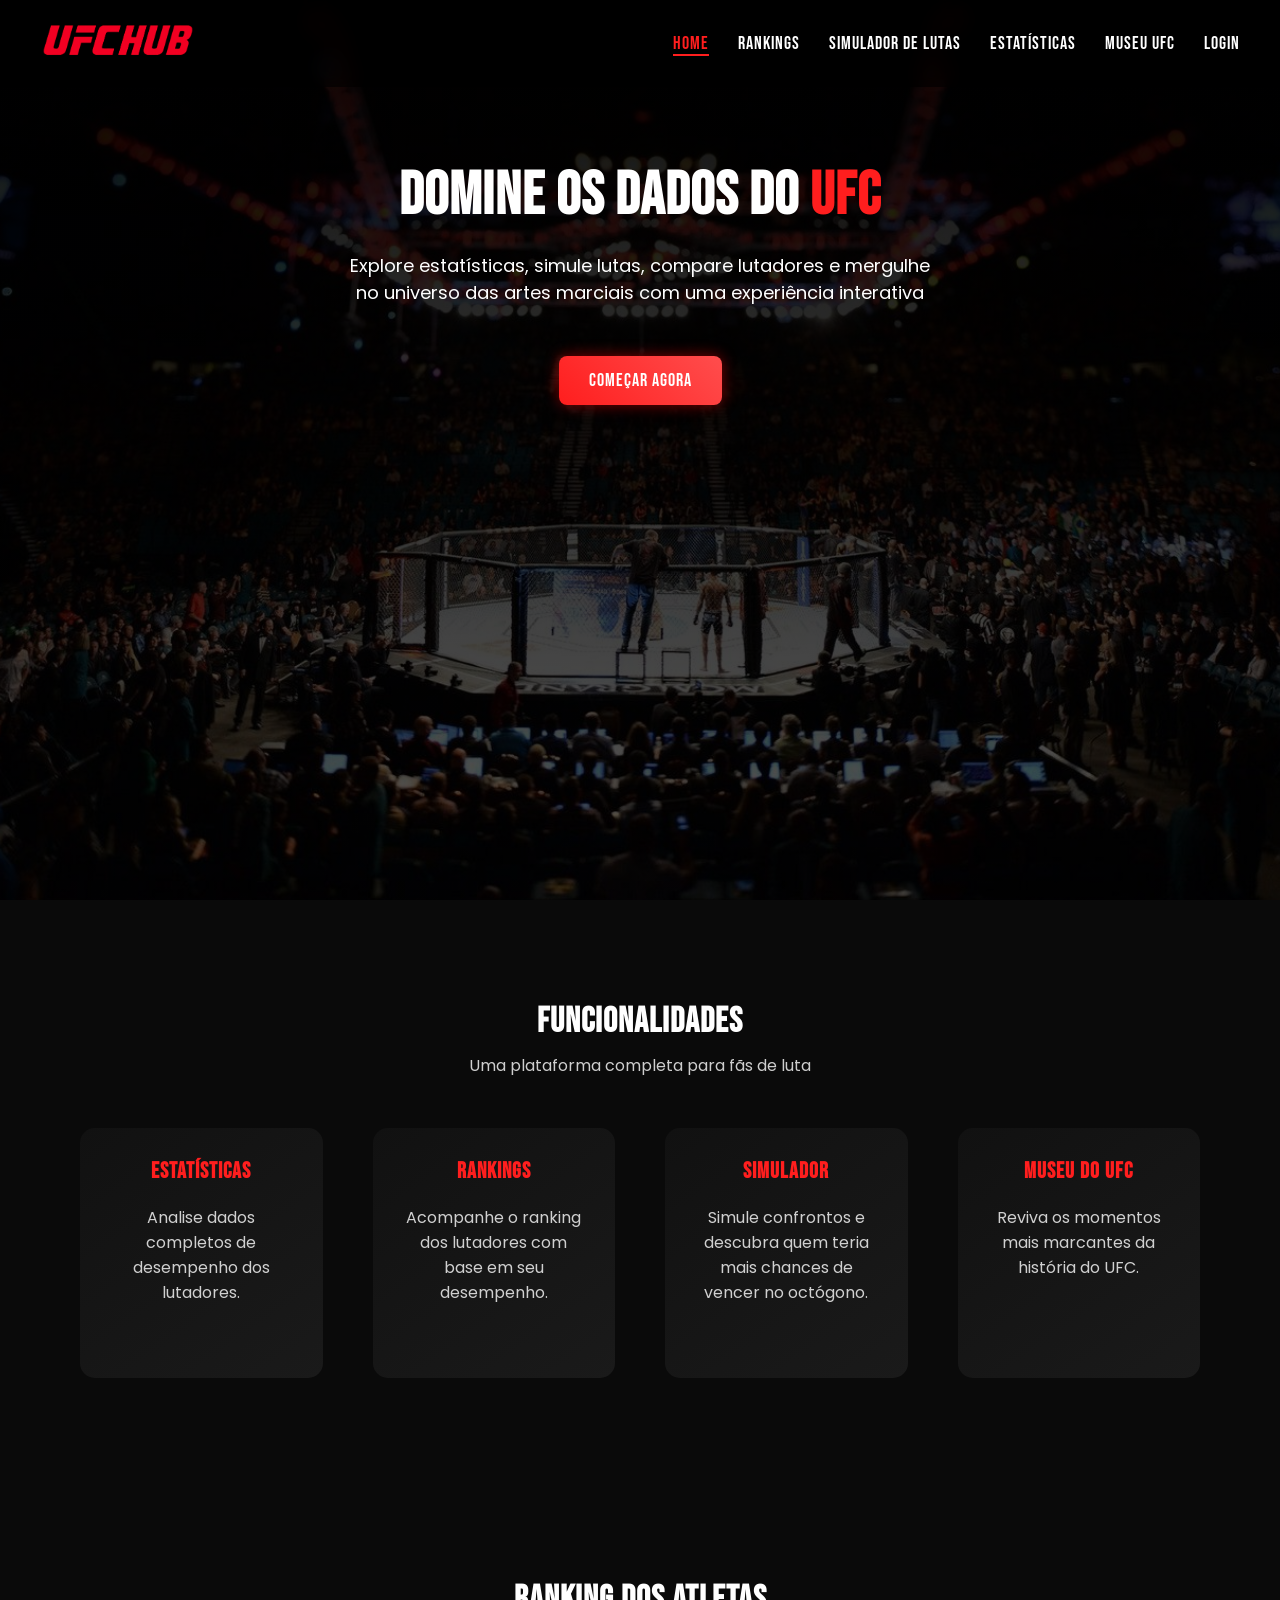
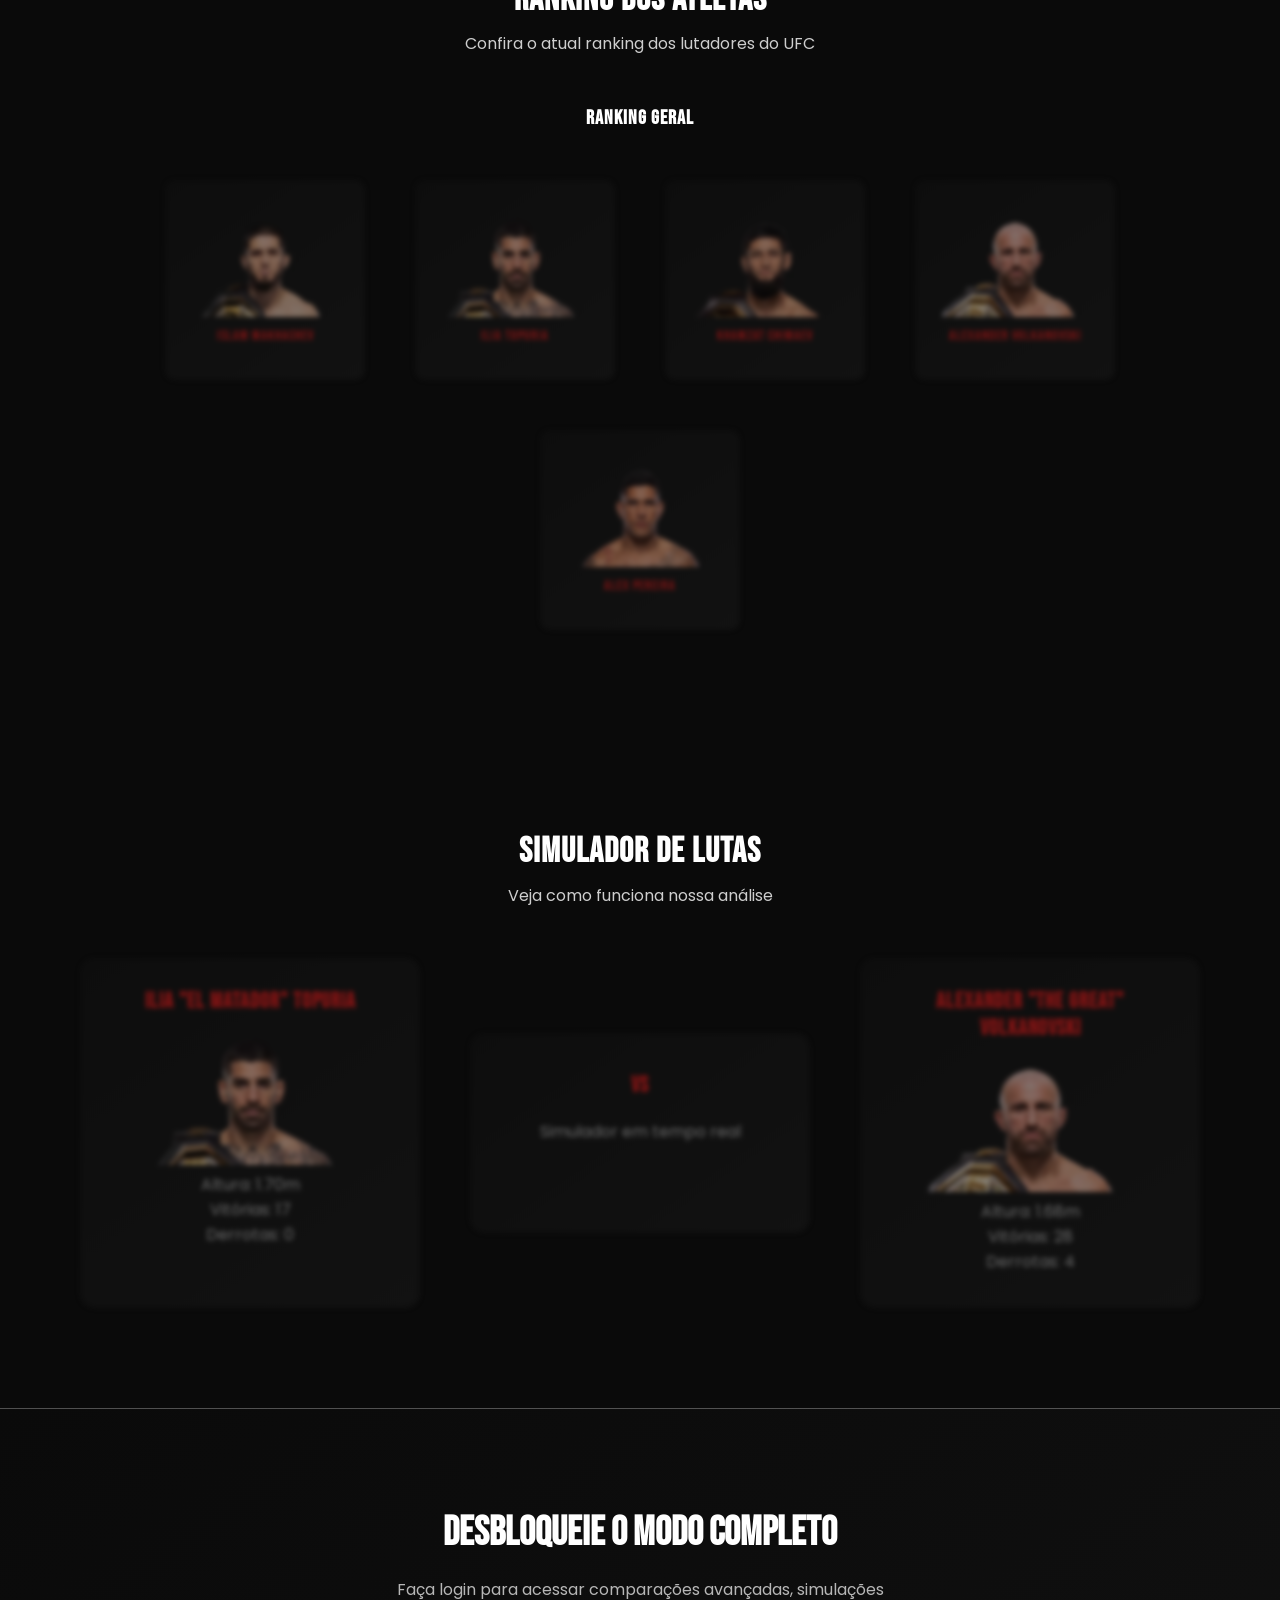
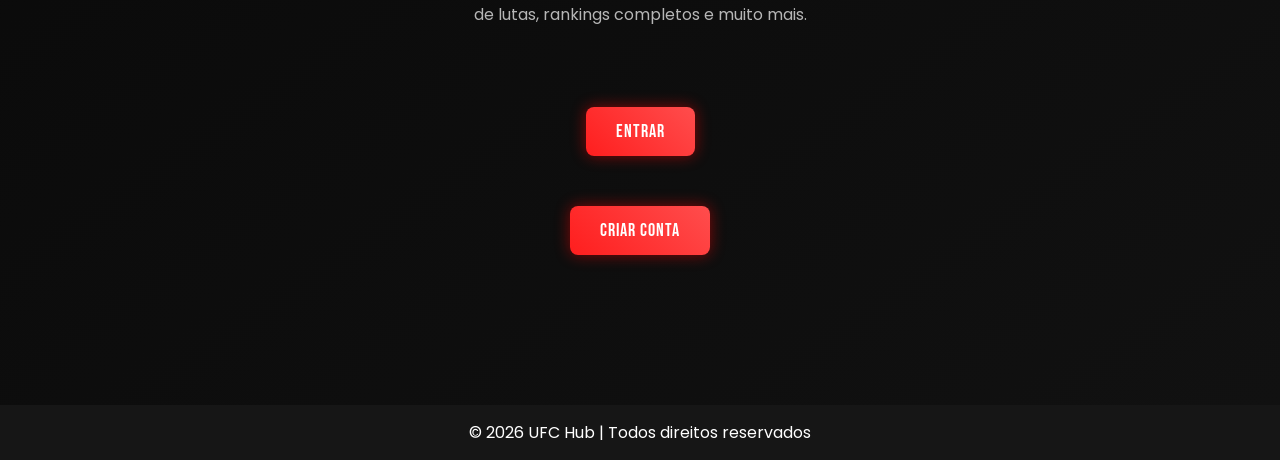
<file: index.html>
<!DOCTYPE html>
<html lang="pt-br">

<head>
    <meta charset="UTF-8">
    <meta name="viewport" content="width=device-width, initial-scale=1.0">
    <title>UFC Hub</title>
    <link rel="stylesheet" href="css/global.css">
    <link rel="stylesheet" href="css/header.css">
    <link rel="stylesheet" href="css/home.css">
    <link rel="stylesheet" href="css/footer.css">
    <link href="https://fonts.googleapis.com/css2?family=Bebas+Neue&display=swap" rel="stylesheet">
</head>

<body>
    <header class="header">
        <a href="#">
            <img src="assets/ufchub-logo.png" class="logo">
        </a>
        <nav>
            <a href="#"><span class="active">Home</span></a>
            <a href="ranking.html">Rankings</a>
            <a href="#">Simulador de Lutas</a>
            <a href="#">Estatísticas</a>
            <a href="#">Museu UFC</a>
            <a href="login.html">Login</a>
        </nav>
    </header>
    <section class="banner">
        <div class="banner-content">
            <h1>Domine os dados do <span>UFC</span></h1>
            <p>Explore estatísticas, simule lutas, compare lutadores e mergulhe no universo das artes marciais com
                uma experiência interativa</p>
            <button class="btn">Começar agora</button>
        </div>
    </section>
    <section class="section features">
        <h2>Funcionalidades</h2>
        <p>Uma plataforma completa para fãs de luta</p>
        <div class="cards">
            <div class="card">
                <h3>Estatísticas</h3>
                <p>Analise dados completos de desempenho dos lutadores.</p>
            </div>
            <div class="card">
                <h3>Rankings</h3>
                <p>Acompanhe o ranking dos lutadores com base em seu desempenho.</p>
            </div>
            <div class="card">
                <h3>Simulador</h3>
                <p>Simule confrontos e descubra quem teria mais chances de vencer no octógono.</p>
            </div>
            <div class="card">
                <h3>Museu do UFC</h3>
                <p>Reviva os momentos mais marcantes da história do UFC.</p>
            </div>
        </div>
    </section>
    <section class="section ranking">
        <h2>Ranking dos atletas</h2>
        <p>Confira o atual ranking dos lutadores do UFC</p>
        <h3>Ranking Geral</h3>
        <div class="list locked">
            <ul>
                <li>
                    <img src="assets/foto-makhachev.avif" alt="Foto Makhachev">
                    <span>Islam Makhachev</span>
                </li>
                <li>
                    <img src="assets/foto-topuria.avif" alt="Foto Topuria">
                    <span>Ilia Topuria</span>
                </li>
                <li>
                    <img src="assets/foto-chimaev.avif" alt="Foto Chimaev">
                    <span>Khamzat Chimaev</span>
                </li>
                <li>
                    <img src="assets/foto-volkanovski.avif" alt="Foto Volkanovski">
                    <span>Alexander Volkanovski</span>
                </li>
                <li>
                    <img src="assets/foto-poatan.avif" alt="Foto Poatan">
                    <span>Alex Pereira</span>
                </li>
            </ul>
        </div>
    </section>
    <section class="section comparison">
        <h2>Simulador de lutas</h2>
        <p>Veja como funciona nossa análise</p>

        <div class="cards locked">
            <div class="card">
                <h3>Ilia "El Matador" Topuria</h3>
                <img src="assets/foto-topuria.avif" alt="Perfil Topuria">
                <p>Altura: 1.70m<br>Vitórias: 17<br>Derrotas: 0</p>
            </div>
            <div class="card vs-card">
                <h3>VS</h3>
                <p>Simulador em tempo real</p>
            </div>
            <div class="card">
                <h3>Alexander "The Great" Volkanovski</h3>
                <img src="assets/foto-volkanovski.avif" alt="Perfil Volkanovski">
                <p>Altura: 1.68m<br>Vitórias: 28<br>Derrotas: 4</p>
            </div>
        </div>
    </section>
    <section class="cta">
        <h2>Desbloqueie o modo completo</h2>
        <p>
            Faça login para acessar comparações avançadas, simulações de lutas,
            rankings completos e muito mais.
        </p>

        <button class="btn" onclick="irParaLogin()">Entrar</button>
        <button class="btn">Criar Conta</button>
    </section>
    <footer class="footer">
        <p>© 2026 UFC Hub | Todos direitos reservados</p>
    </footer>
</body>

</html>
<script>
    function irParaLogin() {
        window.location.href = "login.html";
    }
</script>
</file>
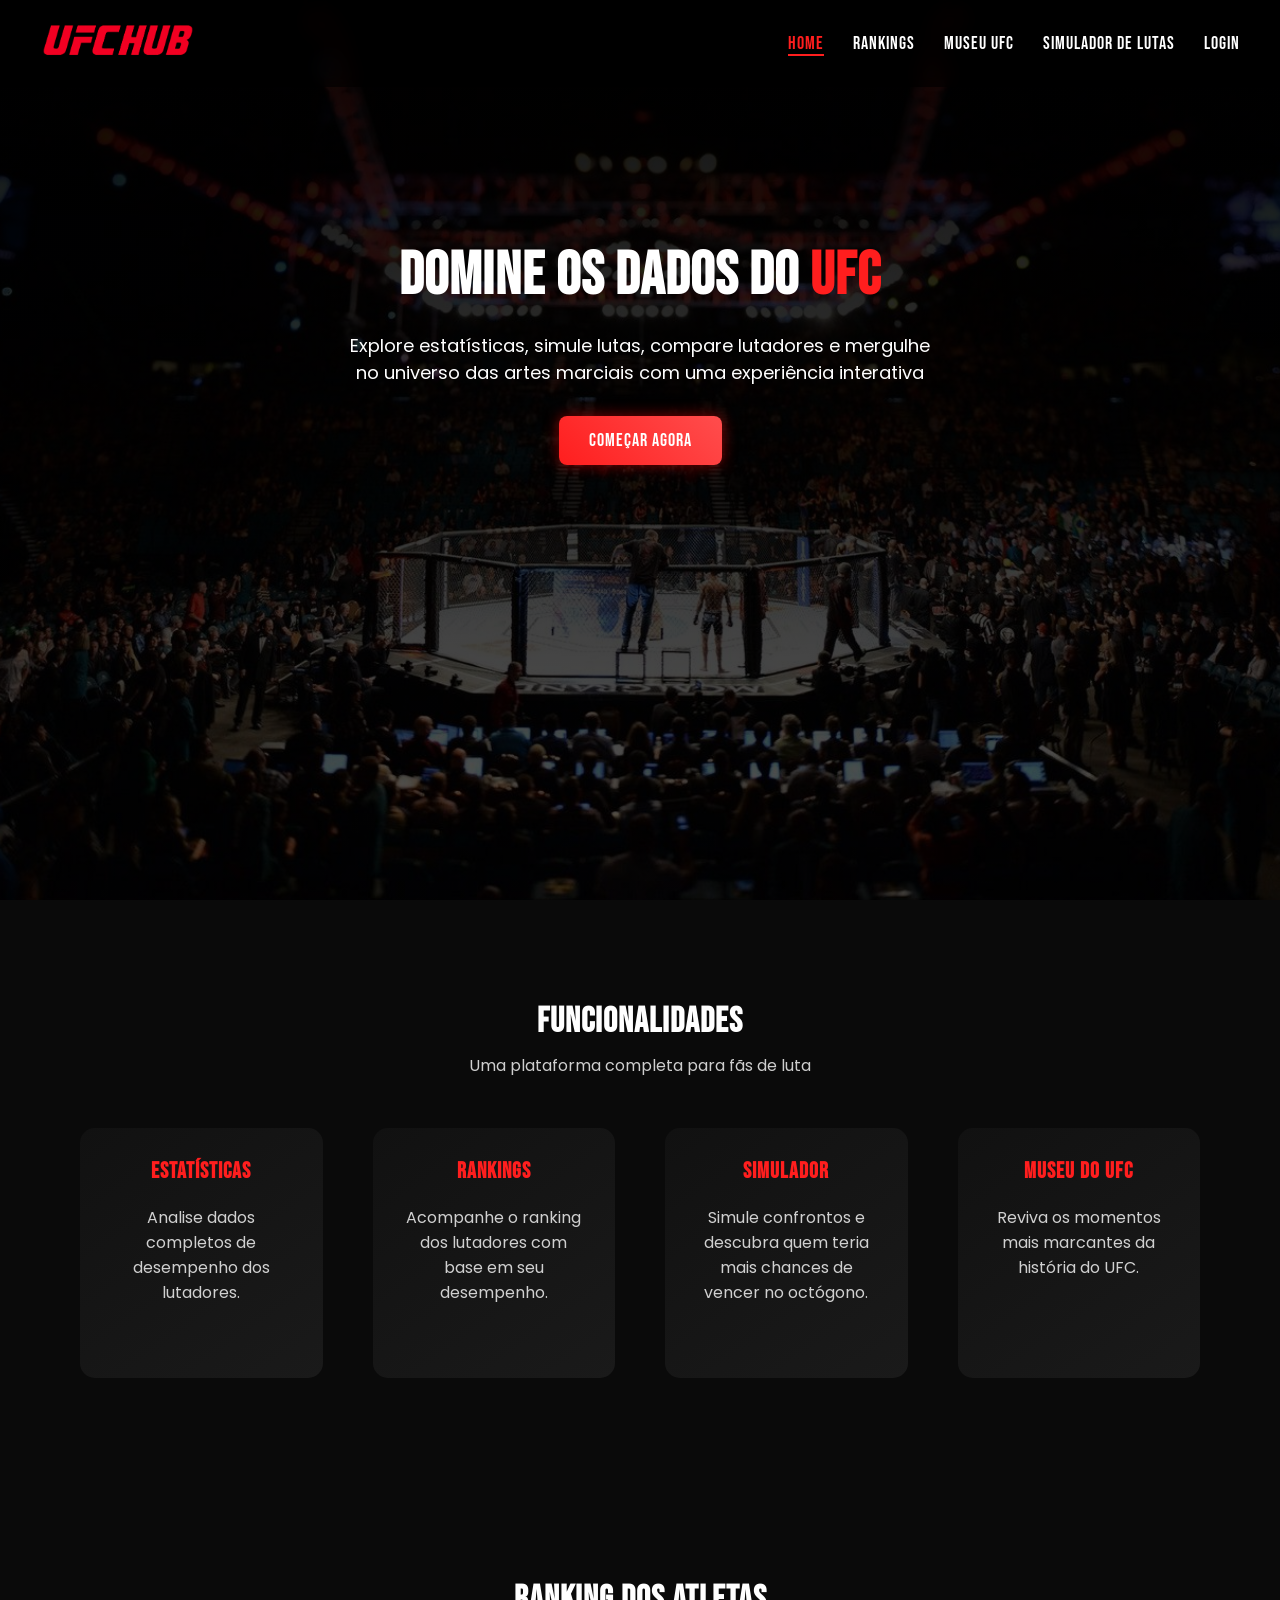
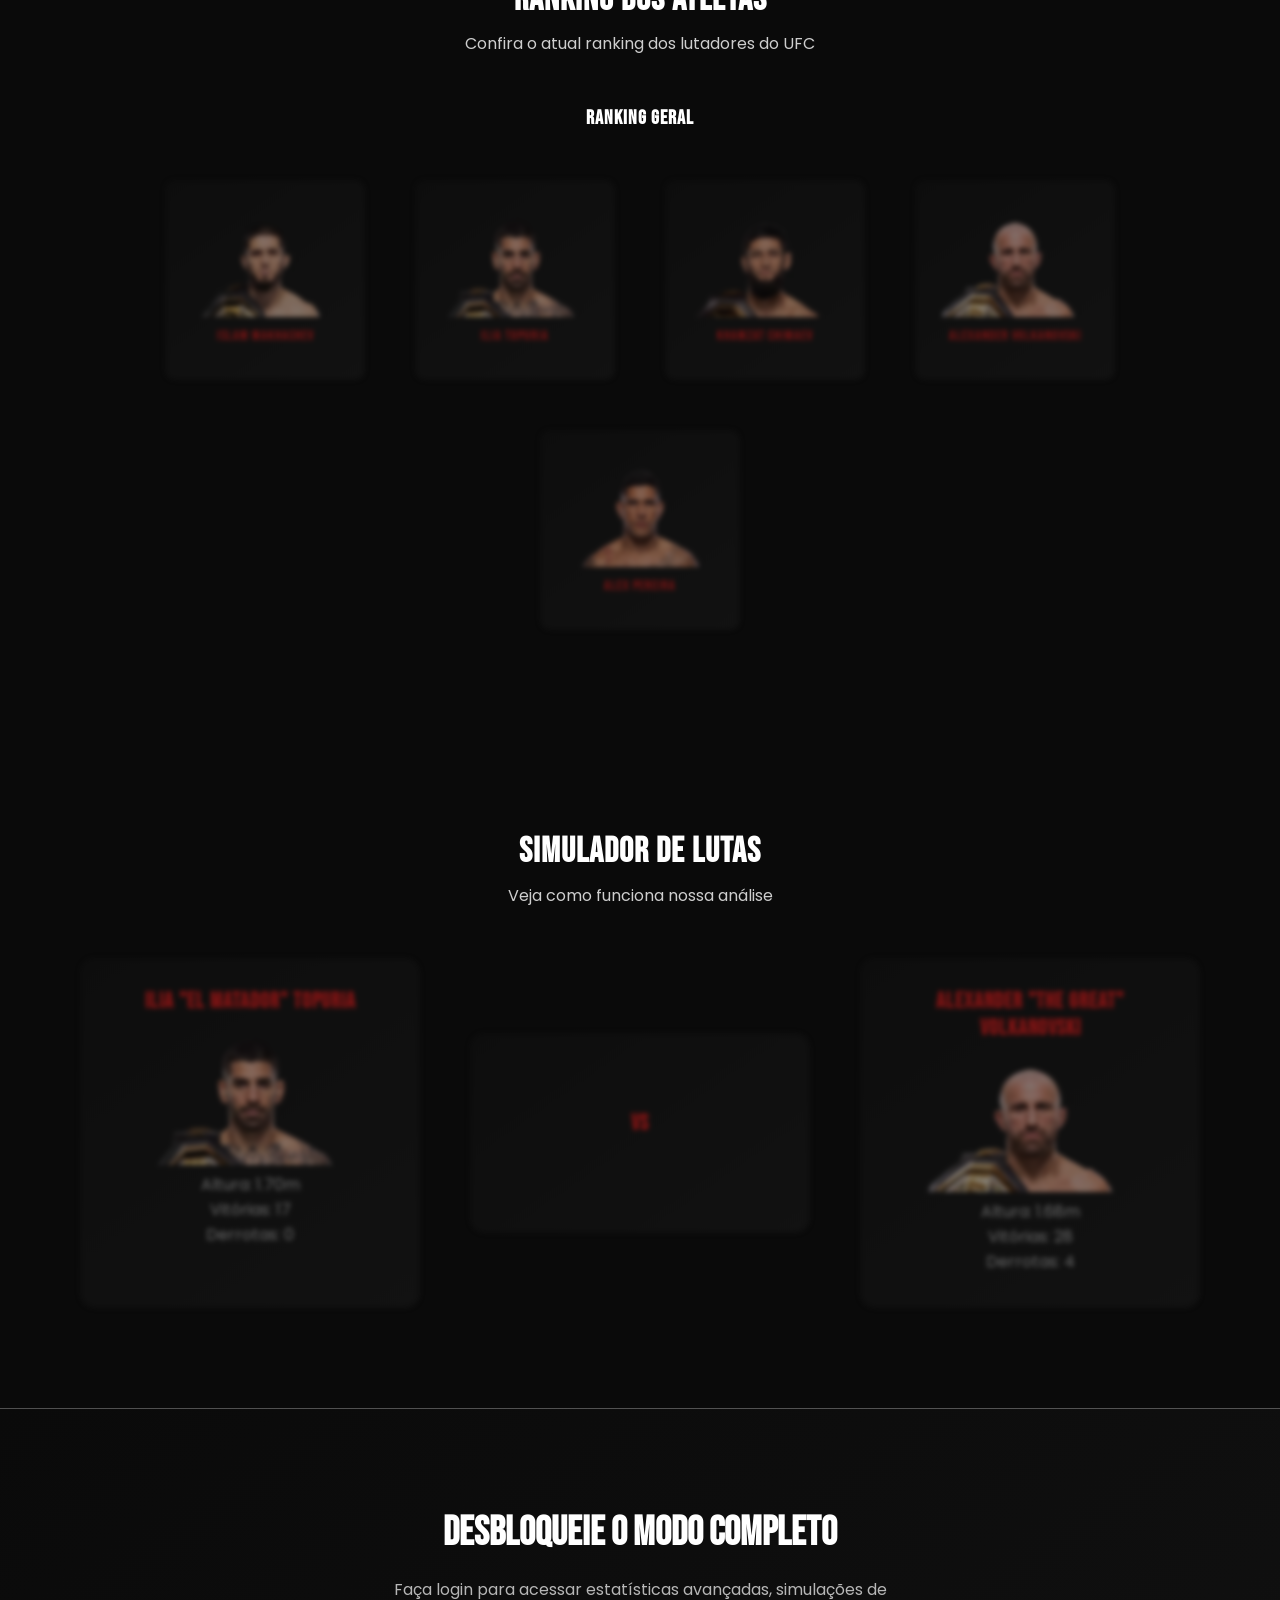
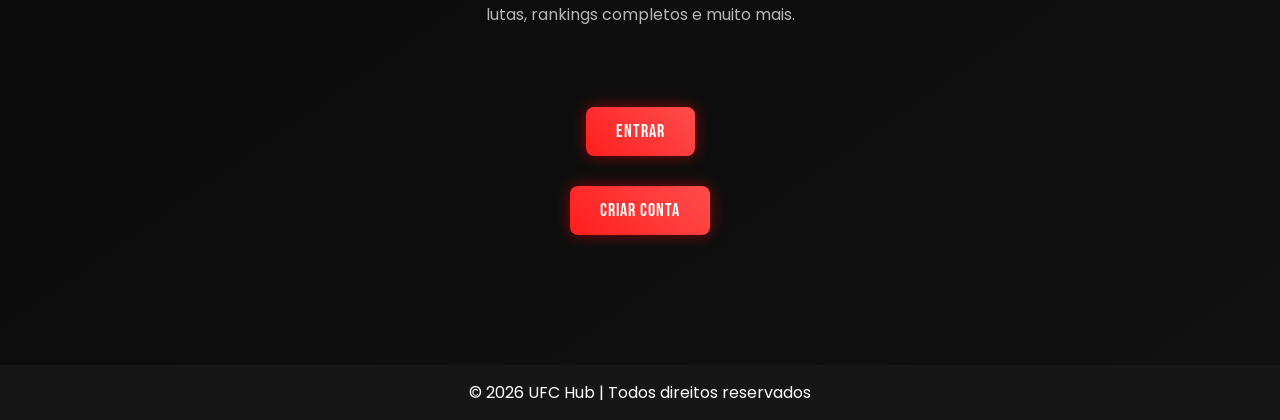
<file: public/index.html>
<!DOCTYPE html>
<html lang="pt-br">

<head>
    <meta charset="UTF-8">
    <meta name="viewport" content="width=device-width, initial-scale=1.0">
    <link rel="stylesheet" href="css/global.css">
    <link rel="stylesheet" href="css/header.css">
    <link rel="stylesheet" href="css/home.css">
    <link rel="stylesheet" href="css/simulador.css">
    <link rel="stylesheet" href="css/footer.css">
    <title>UFC Hub</title>
</head>

<body>
    <header class="header">
        <a href="#">
            <img src="assets/ufchub-logo.png" class="logo">
        </a>
        <nav>
            <a href="#"><span class="active">Home</span></a>
            <a href="ranking.html">Rankings</a>
            <a href="museu.html">Museu UFC</a>
            <a href="simulador.html">Simulador de Lutas</a>
            <a href="login.html" id="linkLogin">Login</a>
        </nav>
    </header>
    <section class="banner">
        <div class="banner-title">
            <h1>Domine os dados do <span>UFC</span></h1>
            <p>Explore estatísticas, simule lutas, compare lutadores e mergulhe no universo das artes marciais com
                uma experiência interativa</p>
            <button class="btn">Começar agora</button>
        </div>
    </section>
    <section class="section features">
        <h2>Funcionalidades</h2>
        <p>Uma plataforma completa para fãs de luta</p>
        <div class="cards">
            <div class="card">
                <h3>Estatísticas</h3>
                <p>Analise dados completos de desempenho dos lutadores.</p>
            </div>
            <div class="card">
                <h3>Rankings</h3>
                <p>Acompanhe o ranking dos lutadores com base em seu desempenho.</p>
            </div>
            <div class="card">
                <h3>Simulador</h3>
                <p>Simule confrontos e descubra quem teria mais chances de vencer no octógono.</p>
            </div>
            <div class="card">
                <h3>Museu do UFC</h3>
                <p>Reviva os momentos mais marcantes da história do UFC.</p>
            </div>
        </div>
    </section>
    <section class="section ranking">
        <h2>Ranking dos atletas</h2>
        <p>Confira o atual ranking dos lutadores do UFC</p>
        <h3>Ranking Geral</h3>
        <div class="list locked">
            <ul>
                <li>
                    <img src="assets/atletas/perfil-makhachev.avif" alt="Foto Makhachev">
                    <span>Islam Makhachev</span>
                </li>
                <li>
                    <img src="assets/atletas/perfil-topuria.avif" alt="Foto Topuria">
                    <span>Ilia Topuria</span>
                </li>
                <li>
                    <img src="assets/atletas/perfil-chimaev.avif" alt="Foto Chimaev">
                    <span>Khamzat Chimaev</span>
                </li>
                <li>
                    <img src="assets/atletas/perfil-volkanovski.avif" alt="Foto Volkanovski">
                    <span>Alexander Volkanovski</span>
                </li>
                <li>
                    <img src="assets/atletas/perfil-poatan.avif" alt="Foto Poatan">
                    <span>Alex Pereira</span>
                </li>
            </ul>
        </div>
    </section>
    <section class="section comparison">
        <h2>Simulador de lutas</h2>
        <p>Veja como funciona nossa análise</p>

        <div class="cards locked">
            <div class="card">
                <h3>Ilia "El Matador" Topuria</h3>
                <img src="assets/atletas/perfil-topuria.avif" alt="Perfil Topuria">
                <p>Altura: 1.70m<br>Vitórias: 17<br>Derrotas: 0</p>
            </div>
            <div class="card vs-card">
                <h3>VS</h3>
                <!-- <p>Simulador em tempo real</p> -->
            </div>
            <div class="card">
                <h3>Alexander "The Great" Volkanovski</h3>
                <img src="assets/atletas/perfil-volkanovski.avif" alt="Perfil Volkanovski">
                <p>Altura: 1.68m<br>Vitórias: 28<br>Derrotas: 4</p>
            </div>
        </div>
    </section>
    <section class="cta">
        <h2>Desbloqueie o modo completo</h2>
        <p>
            Faça login para acessar estatísticas avançadas, simulações de lutas,
            rankings completos e muito mais.
        </p>

        <button class="btn" onclick="irParaLogin()">Entrar</button>
        <button class="btn" onclick="irParaCadastro()">Criar Conta</button>
    </section>
    <footer class="footer">
        <p>© 2026 UFC Hub | Todos direitos reservados</p>
    </footer>
</body>

</html>
<script src="js/autenticacao.js"></script>
<script>
    function irParaLogin() {
        window.location.href = "login.html";
    }
    function irParaCadastro() {
        window.location.href = "cadastro.html";
    }
    window.onload = function () {
        atualizarHeader();
    }
</script>
</file>
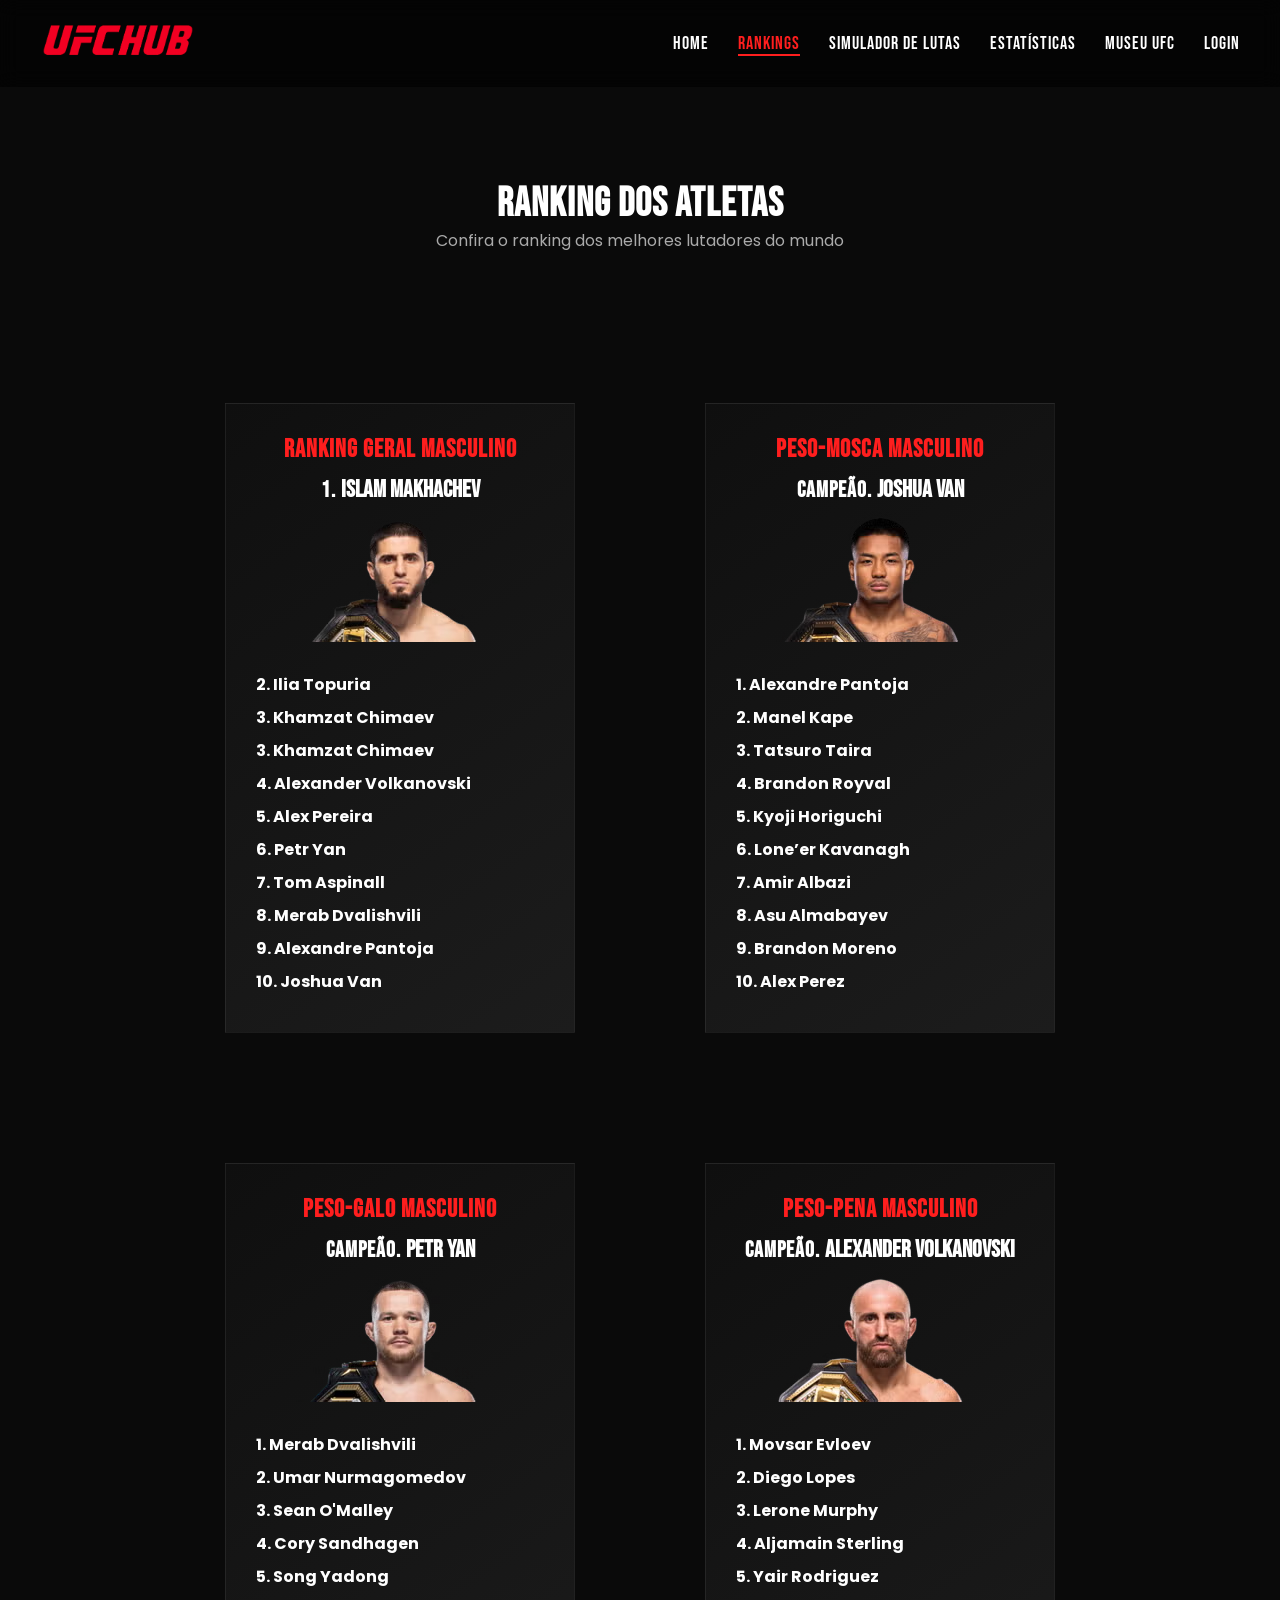
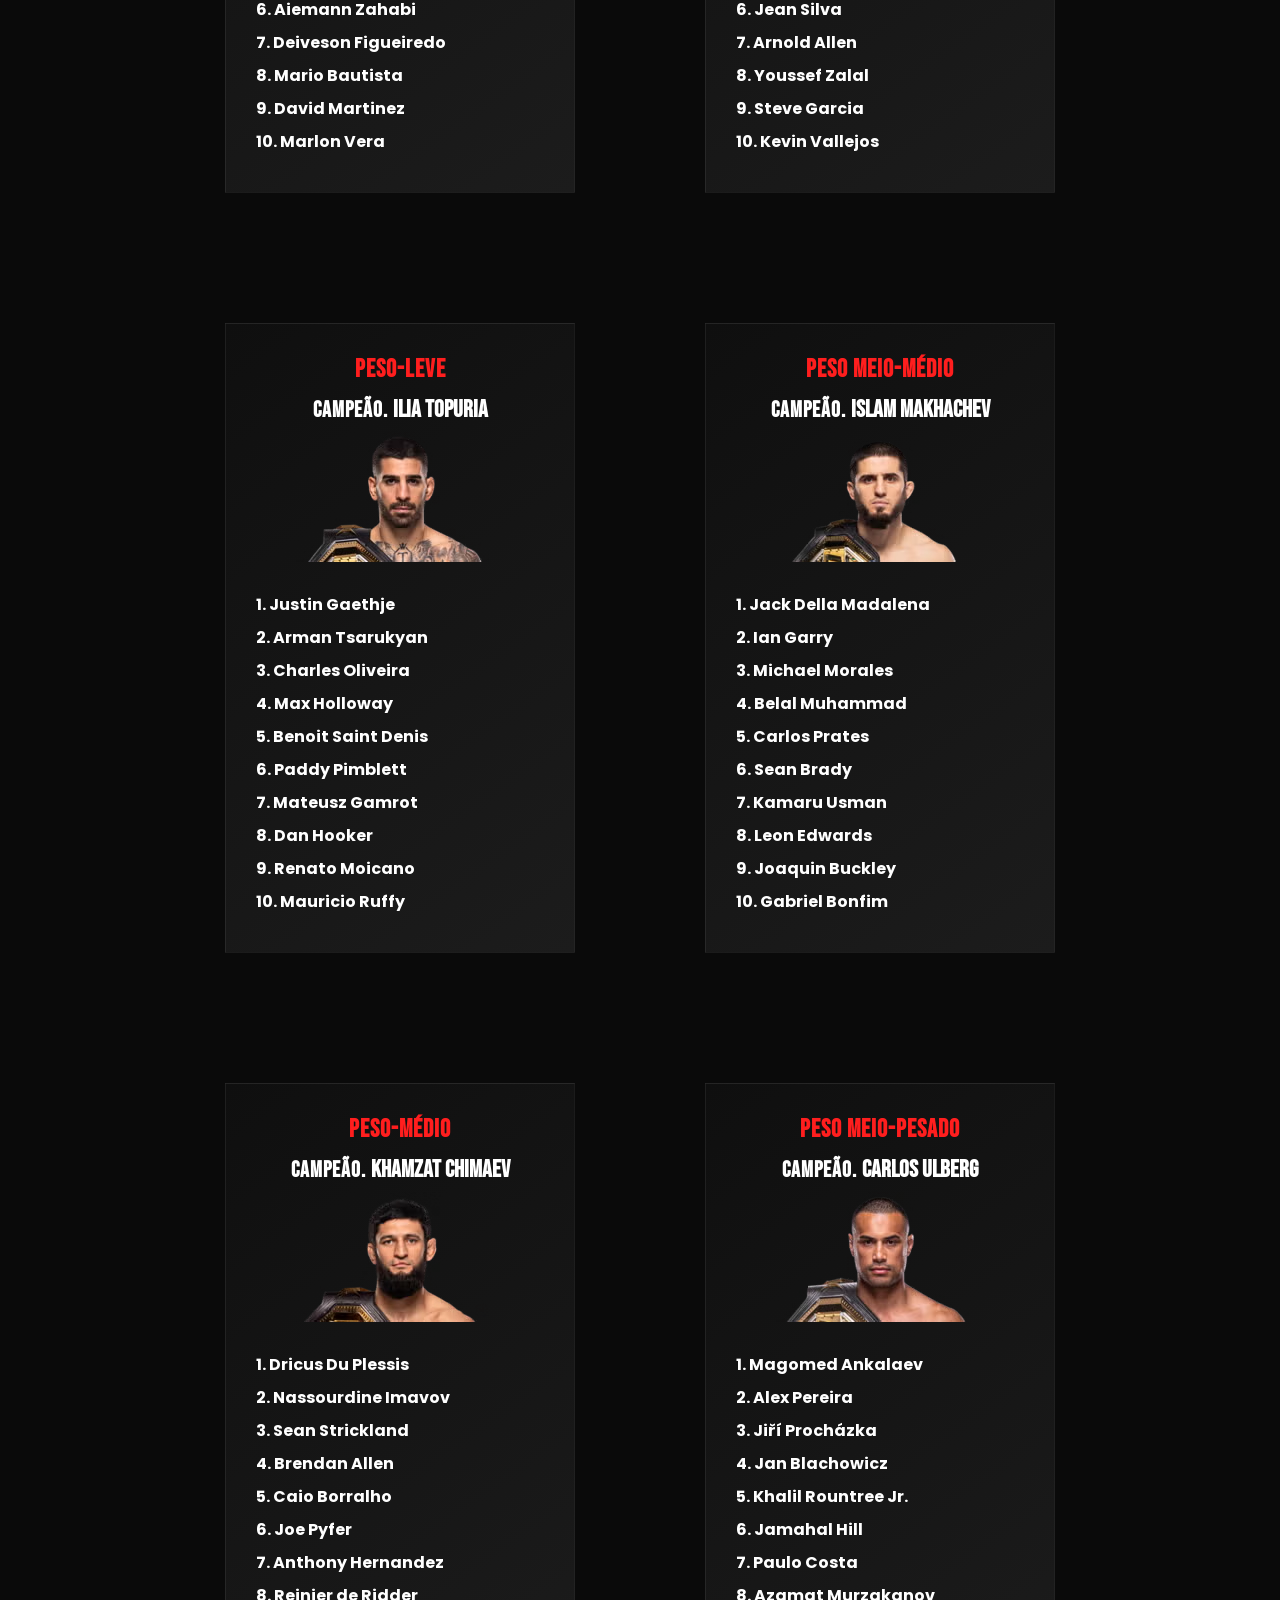
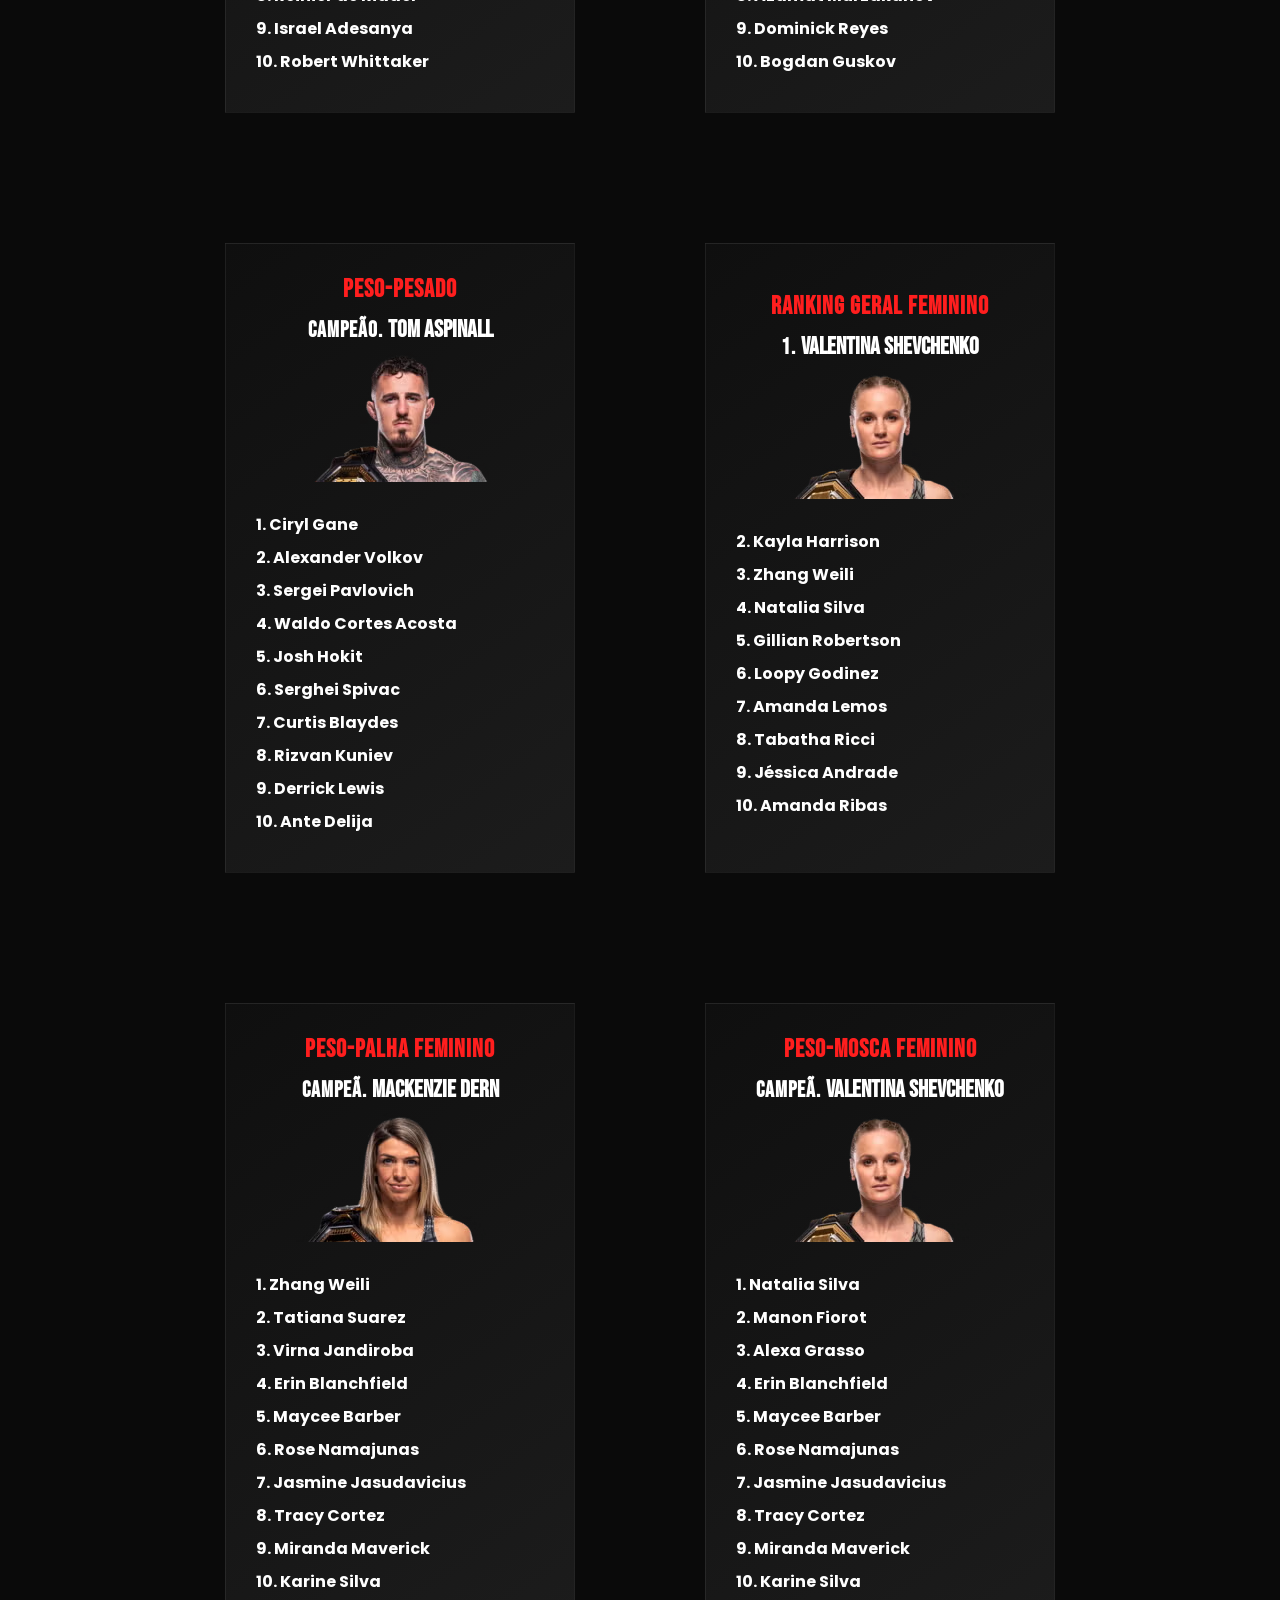
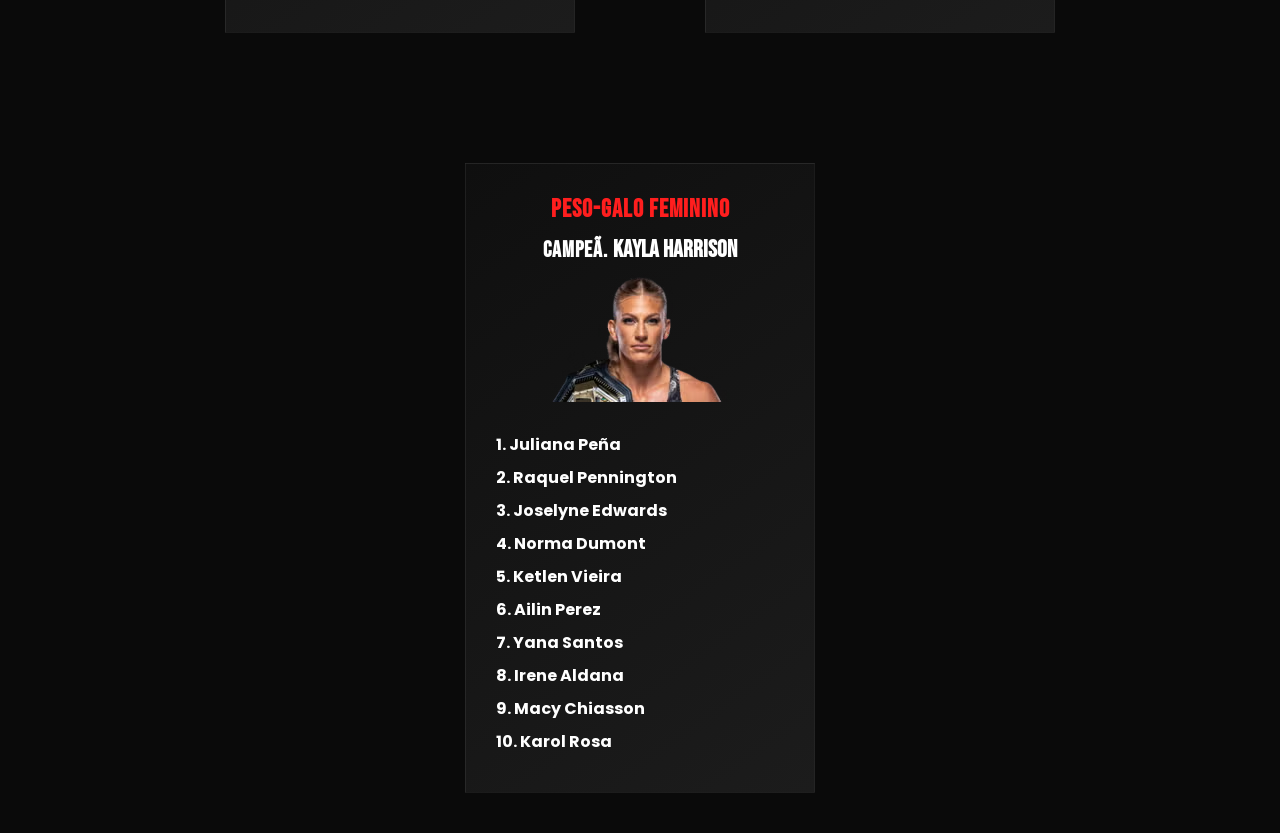
<file: ranking.html>
<!DOCTYPE html>
<html lang="pt-br">

<head>
    <meta charset="UTF-8">
    <meta name="viewport" content="width=device-width, initial-scale=1.0">
    <link rel="stylesheet" href="css/global.css">
    <link rel="stylesheet" href="css/header.css">
    <link rel="stylesheet" href="css/home.css">
    <link rel="stylesheet" href="css/ranking.css">
    <link rel="stylesheet" href="css/footer.css">
    <link href="https://fonts.googleapis.com/css2?family=Bebas+Neue&display=swap" rel="stylesheet">
    <title>Rankings</title>
</head>

<body>
    <header class="header">
        <a href="index.html">
            <img src="assets/ufchub-logo.png" class="logo">
        </a>
        <nav>
            <a href="index.html">Home</a>
            <a href="#"><span class="active">Rankings</span></a>
            <a href="#">Simulador de Lutas</a>
            <a href="#">Estatísticas</a>
            <a href="#">Museu UFC</a>
            <a href="#">Login</a>
        </nav>
    </header>
    <section class="ranking-page">
        <div class="ranking-content">
            <h2>Ranking dos Atletas</h2>
            <p>Confira o ranking dos melhores lutadores do mundo</p>
        </div>
        <div class="ranking-container">
            <div class="ranking-list">
                <h3>Ranking Geral Masculino</h3>
                <ul>
                    <li class="champion-box"><span class="number">1. </span><a href="" class="champion">Islam Makhachev</a></li>
                    <div class="img-container">
                        <img src="assets/foto-makhachev.avif" alt="">
                    </div>
                    <li>2. <a href="" class="">Ilia Topuria</a></li>
                    <li>3. <a href="" class="">Khamzat Chimaev</a></li>
                    <li>3. <a href="" class="">Khamzat Chimaev</a></li>
                    <li>4. <a href="" class="">Alexander Volkanovski</a></li>
                    <li>5. <a href="" class="">Alex Pereira</a></li>
                    <li>6. <a href="" class="">Petr Yan</a></li>
                    <li>7. <a href="" class="">Tom Aspinall</a></li>
                    <li>8. <a href="" class="">Merab Dvalishvili</a></li>
                    <li>9. <a href="" class="">Alexandre Pantoja</a></li>
                    <li>10. <a href="" class="">Joshua Van</a></li>
                </ul>
            </div>
            <div class="ranking-list">
                <h3>Peso-Mosca Masculino</h3>
                <ul>
                    <li class="champion-box"><span class="number">CAMPEÃO. </span><a href="" class="champion">Joshua Van</a></li>
                    <div class="img-container">
                        <img src="assets/foto-van.avif" alt="">
                    </div>
                    <li>1. <a href="">Alexandre Pantoja</a></li>
                    <li>2. <a href="">Manel Kape</a></li>
                    <li>3. <a href="">Tatsuro Taira</a></li>
                    <li>4. <a href="">Brandon Royval</a></li>
                    <li>5. <a href="">Kyoji Horiguchi</a></li>
                    <li>6. <a href="">Lone’er Kavanagh</a></li>
                    <li>7. <a href="">Amir Albazi</a></li>
                    <li>8. <a href="">Asu Almabayev</a></li>
                    <li>9. <a href="">Brandon Moreno</a></li>
                    <li>10. <a href="">Alex Perez</a></li>
                </ul>
            </div>
            <div class="ranking-list">
                <h3>Peso-Galo Masculino</h3>
                <ul>
                    <li class="champion-box"><span class="number">CAMPEÃO. </span> <a href="" class="champion">Petr Yan</a></li>
                    <div class="img-container">
                        <img src="assets/foto-yan.avif" alt="">
                    </div>
                    <li>1. <a href="">Merab Dvalishvili</a></li>
                    <li>2. <a href="">Umar Nurmagomedov</a></li>
                    <li>3. <a href="">Sean O'Malley</a></li>
                    <li>4. <a href="">Cory Sandhagen</a></li>
                    <li>5. <a href="">Song Yadong</a></li>
                    <li>6. <a href="">Aiemann Zahabi</a></li>
                    <li>7. <a href="">Deiveson Figueiredo</a></li>
                    <li>8. <a href="">Mario Bautista</a></li>
                    <li>9. <a href="">David Martinez</a></li>
                    <li>10. <a href="">Marlon Vera</a></li>
                </ul>
            </div>
            <div class="ranking-list">
                <h3>Peso-Pena Masculino</h3>
                <ul>
                    <li class="champion-box"><span class="number">CAMPEÃO. </span><a href="" class="champion">Alexander Volkanovski</a></li>
                    <div class="img-container">
                        <img src="assets/foto-volkanovski.avif" alt="">
                    </div>
                    <li>1. <a href="">Movsar Evloev</a></li>
                    <li>2. <a href="">Diego Lopes</a></li>
                    <li>3. <a href="">Lerone Murphy</a></li>
                    <li>4. <a href="">Aljamain Sterling</a></li>
                    <li>5. <a href="">Yair Rodriguez</a></li>
                    <li>6. <a href="">Jean Silva</a></li>
                    <li>7. <a href="">Arnold Allen</a></li>
                    <li>8. <a href="">Youssef Zalal</a></li>
                    <li>9. <a href="">Steve Garcia</a></li>
                    <li>10. <a href="">Kevin Vallejos</a></li>
                </ul>
            </div>
            <div class="ranking-list">
                <h3>Peso-Leve</h3>
                <ul>
                    <li class="champion-box"><span class="number">CAMPEÃO. </span><a href="" class="champion">Ilia Topuria</a></li>
                    <div class="img-container">
                        <img src="assets/foto-topuria.avif" alt="">
                    </div>
                    <a href="">
                        <li>1. <a href="">Justin Gaethje</a></li>
                    </a>
                    <li>2. <a href="">Arman Tsarukyan</a></li>
                    <li>3. <a href="">Charles Oliveira</a></li>
                    <li>4. <a href="">Max Holloway</a></li>
                    <li>5. <a href="">Benoit Saint</a> Denis</li>
                    <li>6. <a href="">Paddy Pimblett</a></li>
                    <li>7. <a href="">Mateusz Gamrot</a></li>
                    <li>8. <a href="">Dan Hooker</a></li>
                    <li>9. <a href="">Renato Moicano</a></li>
                    <li>10. <a href="">Mauricio Ruffy</a></li>
                </ul>
            </div>
            <div class="ranking-list">
                <h3>Peso Meio-Médio</h3>
                <ul>
                    <li class="champion-box"><span class="number">CAMPEÃO. </span><a href="" class="champion">Islam Makhachev</a></li>
                    <div class="img-container">
                        <img src="assets/foto-makhachev.avif" alt="">
                    </div>
                    <li>1. <a href="">Jack Della Madalena</a></li>
                    <li>2. <a href="">Ian Garry</a></li>
                    <li>3. <a href="">Michael Morales</a></li>
                    <li>4. <a href="">Belal Muhammad</a></li>
                    <li>5. <a href="">Carlos Prates</a></li>
                    <li>6. <a href="">Sean Brady</a></li>
                    <li>7. <a href="">Kamaru Usman</a></li>
                    <li>8. <a href="">Leon Edwards</a></li>
                    <li>9. <a href="">Joaquin Buckley</a></li>
                    <li>10. <a href="">Gabriel Bonfim</a></li>
                </ul>
            </div>
            <div class="ranking-list">
                <h3>Peso-Médio</h3>
                <ul>
                    <li class="champion-box"><span class="number">CAMPEÃO. </span><a href="" class="champion">Khamzat Chimaev</a></li>
                    <div class="img-container">
                        <img src="assets/foto-chimaev.avif" alt="">
                    </div>
                    <li>1. <a href="">Dricus Du Plessis</a></li>
                    <li>2. <a href="">Nassourdine Imavov</a></li>
                    <li>3. <a href="">Sean Strickland</a></li>
                    <li>4. <a href="">Brendan Allen</a></li>
                    <li>5. <a href="">Caio Borralho</a></li>
                    <li>6. <a href="">Joe Pyfer</a></li>
                    <li>7. <a href="">Anthony Hernandez</a></li>
                    <li>8. <a href="">Reinier de Ridder</a></li>
                    <li>9. <a href="">Israel Adesanya</a></li>
                    <li>10. <a href="">Robert Whittaker</a></li>
                </ul>
            </div>
            <div class="ranking-list">
                <h3>Peso Meio-Pesado</h3>
                <ul>
                    <li class="champion-box"><span class="number">CAMPEÃO. </span><a href="" class="champion">Carlos Ulberg</a></li>
                    <div class="img-container">
                        <img src="assets/foto-ulberg.avif" alt="">
                    </div>
                    <li>1. <a href="">Magomed Ankalaev</a></li>
                    <li>2. <a href="">Alex Pereira</a></li>
                    <li>3. <a href="">Jiří Procházka</a></li>
                    <li>4. <a href="">Jan Blachowicz</a></li>
                    <li>5. <a href="">Khalil Rountree Jr.</a></li>
                    <li>6. <a href="">Jamahal Hill</a></li>
                    <li>7. <a href="">Paulo Costa</a></li>
                    <li>8. <a href="">Azamat Murzakanov</a></li>
                    <li>9. <a href="">Dominick Reyes</a></li>
                    <li>10. <a href="">Bogdan Guskov</a></li>
                </ul>
            </div>
            <div class="ranking-list">
                <h3>Peso-Pesado</h3>
                <ul>
                    <li class="champion-box"><span class="number">CAMPEÃO. </span><a href="" class="champion">Tom Aspinall</a></li>
                    <div class="img-container">
                        <img src="assets/foto-aspinall.avif" alt="">
                    </div>
                    <li>1. <a href="">Ciryl Gane</a></li>
                    <li>2. <a href="">Alexander Volkov</a></li>
                    <li>3. <a href="">Sergei Pavlovich</a></li>
                    <li>4. <a href="">Waldo Cortes Acosta</a></li>
                    <li>5. <a href="">Josh Hokit</a></li>
                    <li>6. <a href="">Serghei Spivac</a></li>
                    <li>7. <a href="">Curtis Blaydes</a></li>
                    <li>8. <a href="">Rizvan Kuniev</a></li>
                    <li>9. <a href="">Derrick Lewis</a></li>
                    <li>10. <a href="">Ante Delija</a></li>
                </ul>
            </div>
            <div class="ranking-list">
                <h3>Ranking Geral Feminino</h3>
                <ul>
                    <li class="champion-box"><span class="number">1. </span><a href="" class="champion">Valentina Shevchenko</a></li>
                    <div class="img-container">
                        <img src="assets/foto-valentina.avif" alt="">
                    </div>
                    <li>2. <a href="">Kayla Harrison</a></li>
                    <li>3. <a href="">Zhang Weili</a></li>
                    <li>4. <a href="">Natalia Silva</a></li>
                    <li>5. <a href="">Gillian Robertson</a></li>
                    <li>6. <a href="">Loopy Godinez</a></li>
                    <li>7. <a href="">Amanda Lemos</a></li>
                    <li>8. <a href="">Tabatha Ricci</a></li>
                    <li>9. <a href="">Jéssica Andrade</a></li>
                    <li>10. <a href="">Amanda Ribas</a></li>
                </ul>
            </div>
            <div class="ranking-list">
                <h3>Peso-Palha Feminino</h3>
                <ul>
                    <li class="champion-box"><span class="number">CAMPEÃ. </span><a href="" class="champion">Mackenzie Dern</a></li>
                    <div class="img-container">
                        <img src="assets/foto-dern.avif" alt="">
                    </div>
                    <li>1. <a href="">Zhang Weili</a></li>
                    <li>2. <a href="">Tatiana Suarez</a></li>
                    <li>3. <a href="">Virna Jandiroba</a></li>
                    <li>4. <a href="">Erin Blanchfield</a></li>
                    <li>5. <a href="">Maycee Barber</a></li>
                    <li>6. <a href=""> Rose Namajunas</a></li>
                    <li>7. <a href="">Jasmine Jasudavicius</a></li>
                    <li>8. <a href="">Tracy Cortez</a></li>
                    <li>9. <a href="">Miranda Maverick</a></li>
                    <li>10. <a href="">Karine Silva</a></li>
                </ul>
            </div>
            <div class="ranking-list">
                <h3>Peso-Mosca Feminino</h3>
                <ul>
                    <li class="champion-box"><span class="number">CAMPEÃ. </span><a href="" class="champion">Valentina Shevchenko</a></li>
                    <div class="img-container">
                        <img src="assets/foto-valentina.avif" alt="">
                    </div>
                    <li>1. <a href="">Natalia Silva</a></li>
                    <li>2. <a href="">Manon Fiorot</a></li>
                    <li>3. <a href="">Alexa Grasso</a></li>
                    <li>4. <a href="">Erin Blanchfield</a></li>
                    <li>5. <a href="">Maycee Barber</a></li>
                    <li>6. <a href="">Rose Namajunas</a></li>
                    <li>7. <a href="">Jasmine Jasudavicius</a></li>
                    <li>8. <a href="">Tracy Cortez</a></li>
                    <li>9. <a href="">Miranda Maverick</a></li>
                    <li>10. <a href="">Karine Silva</a></li>
                </ul>
            </div>
            <div class="ranking-list">
                <h3>Peso-Galo Feminino</h3>
                <ul>
                    <li class="champion-box"><span class="number">CAMPEÃ. </span><a href="" class="champion">Kayla Harrison</a></li>
                    <div class="img-container">
                        <img src="assets/foto-kayla.avif" alt="">
                    </div>
                    <li>1. <a href="">Juliana Peña</a></li>
                    <li>2. <a href="">Raquel Pennington</a></li>
                    <li>3. <a href="">Joselyne Edwards</a></li>
                    <li>4. <a href="">Norma Dumont</a></li>
                    <li>5. <a href=""> Ketlen Vieira</a></li>
                    <li>6. <a href="">Ailin Perez</a></li>
                    <li>7. <a href="">Yana Santos</a></li>
                    <li>8. <a href="">Irene Aldana</a></li>
                    <li>9. <a href="">Macy Chiasson</a></li>
                    <li>10. <a href="">Karol Rosa</a></li>
                </ul>
            </div>
        </div>
    </section>
</body>

</html>
</file>
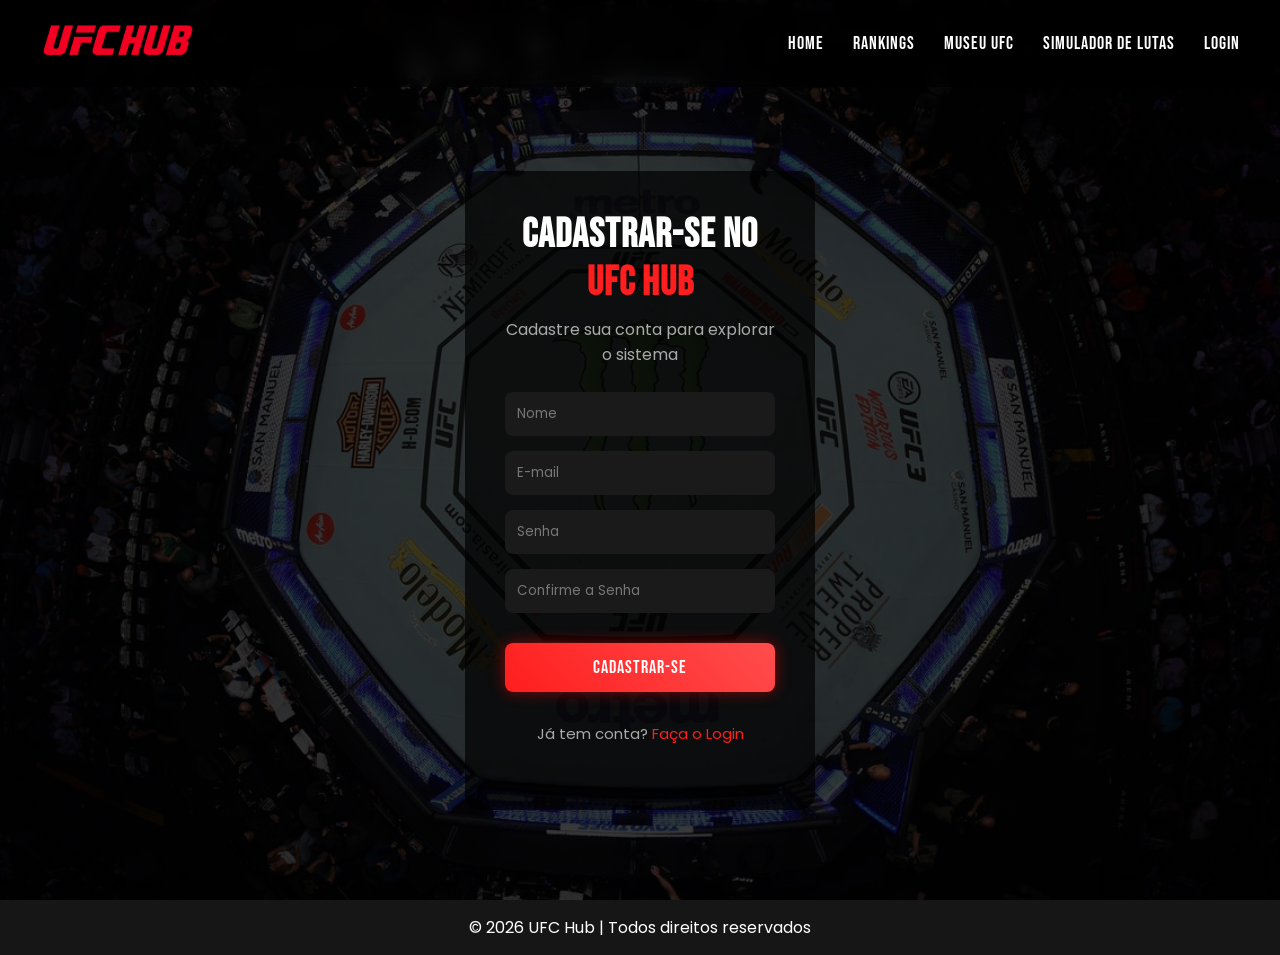
<file: public/cadastro.html>
<!DOCTYPE html>
<html lang="pt-br">

<head>
    <meta charset="UTF-8">
    <meta name="viewport" content="width=device-width, initial-scale=1.0">
    <link rel="stylesheet" href="css/global.css">
    <link rel="stylesheet" href="css/header.css">
    <link rel="stylesheet" href="css/home.css">
    <link rel="stylesheet" href="css/login.css">
    <link rel="stylesheet" href="css/footer.css">
    <title>Cadastro</title>
</head>

<body>
    <header class="header">
        <a href="index.html">
            <img src="assets/ufchub-logo.png" class="logo">
        </a>
        <nav>
            <a href="index.html">Home</a>
            <a href="login.html">Rankings</a>
            <a href="museu.html">Museu UFC</a>
            <a href="simulador.html">Simulador de Lutas</a>
            <a href="login.html">Login</a>
        </nav>
    </header>
    <section class="login-page">
        <div class="login-container">

            <h2>Cadastrar-se no <span>UFC Hub</span></h2>
            <p>Cadastre sua conta para explorar o sistema</p>

            <form>
                <input type="text" id="inp_nome" placeholder="Nome" required>
                <input type="email" id="inp_email" placeholder="E-mail" required>
                <input type="password" id="inp_senha" placeholder="Senha" required>
                <input type="password" id="inp_senha_conf" placeholder="Confirme a Senha" required>

                <button type="button" class="btn" onclick="cadastrar()">Cadastrar-se</button>
            </form>

            <p class="register">
                Já tem conta? <a href="login.html">Faça o Login</a>
            </p>

        </div>
    </section>
    <footer class="footer">
        <p>© 2026 UFC Hub | Todos direitos reservados</p>
    </footer>

</body>

</html>
<script>

    function cadastrar() {
        var nomeVar = inp_nome.value;
        var emailVar = inp_email.value;
        var senhaVar = inp_senha.value;
        var confirmacaoSenhaVar = inp_senha_conf.value;

        if (
            nomeVar == "" ||
            emailVar == "" ||
            senhaVar == "" ||
            confirmacaoSenhaVar == ""
        ) {
            alert('Todos campos devem estar preenchidos!');
            return false;
        }

        if (
            !emailVar.includes("@") ||
            !emailVar.includes(".com")
        ) {
            alert("Digite um e-mail válido!");
            return;
        }

        var posicaoArroba = emailVar.indexOf("@");

        var posicaoCom = emailVar.indexOf(".com");

        if (
            posicaoArroba == -1 ||
            posicaoCom == -1 ||
            posicaoCom < posicaoArroba
        ) {

            alert("Digite um e-mail válido!");

            return;
        }

        if (
            posicaoArroba <= 0 ||
            posicaoCom - posicaoArroba <= 1
        ) {

            alert("Digite um e-mail válido!");
            return;

        }

        if (senhaVar != confirmacaoSenhaVar) {
            alert("As senhas não coincidem!");
            return false;
        }

        var temMaiuscula = false;
        var temNumero = false;
        var temEspecial = false;

        var especiais = ["!", "@", "#", "$", "%", "&", "*"];

        for (var i = 0; i < senhaVar.length; i++) {

            var caractere = senhaVar[i];

            if (
                caractere >= "A" &&
                caractere <= "Z"
            ) {
                temMaiuscula = true;
            }

            if (
                caractere >= "0" &&
                caractere <= "9"
            ) {
                temNumero = true;
            }

            if (especiais.includes(caractere)) {
                temEspecial = true;
            }

        }

        if (
            !temMaiuscula ||
            !temNumero ||
            !temEspecial
        ) {

            alert(
                "A senha precisa ter:\n\n" +
                "- 1 letra maiúscula\n" +
                "- 1 número\n" +
                "- 1 caractere especial"
            );

            return;
        }

        // Enviando o valor da nova input
        fetch("/usuarios/cadastrar", {
            method: "POST",
            headers: {
                "Content-Type": "application/json",
            },
            body: JSON.stringify({
                // crie um atributo que recebe o valor recuperado aqui
                // Agora vá para o arquivo routes/usuario.js
                nomeServer: nomeVar,
                emailServer: emailVar,
                senhaServer: senhaVar
            }),
        })
            .then(function (resposta) {
                console.log("resposta: ", resposta);

                if (resposta.ok) {
                    alert("Cadastro realizado!");
                    window.location.href = "login.html";
                } else {
                    alert("Erro ao cadastrar");
                }
            })
            .catch(function (erro) {
                console.log(erro);
            });
    }

    
</script>
</file>
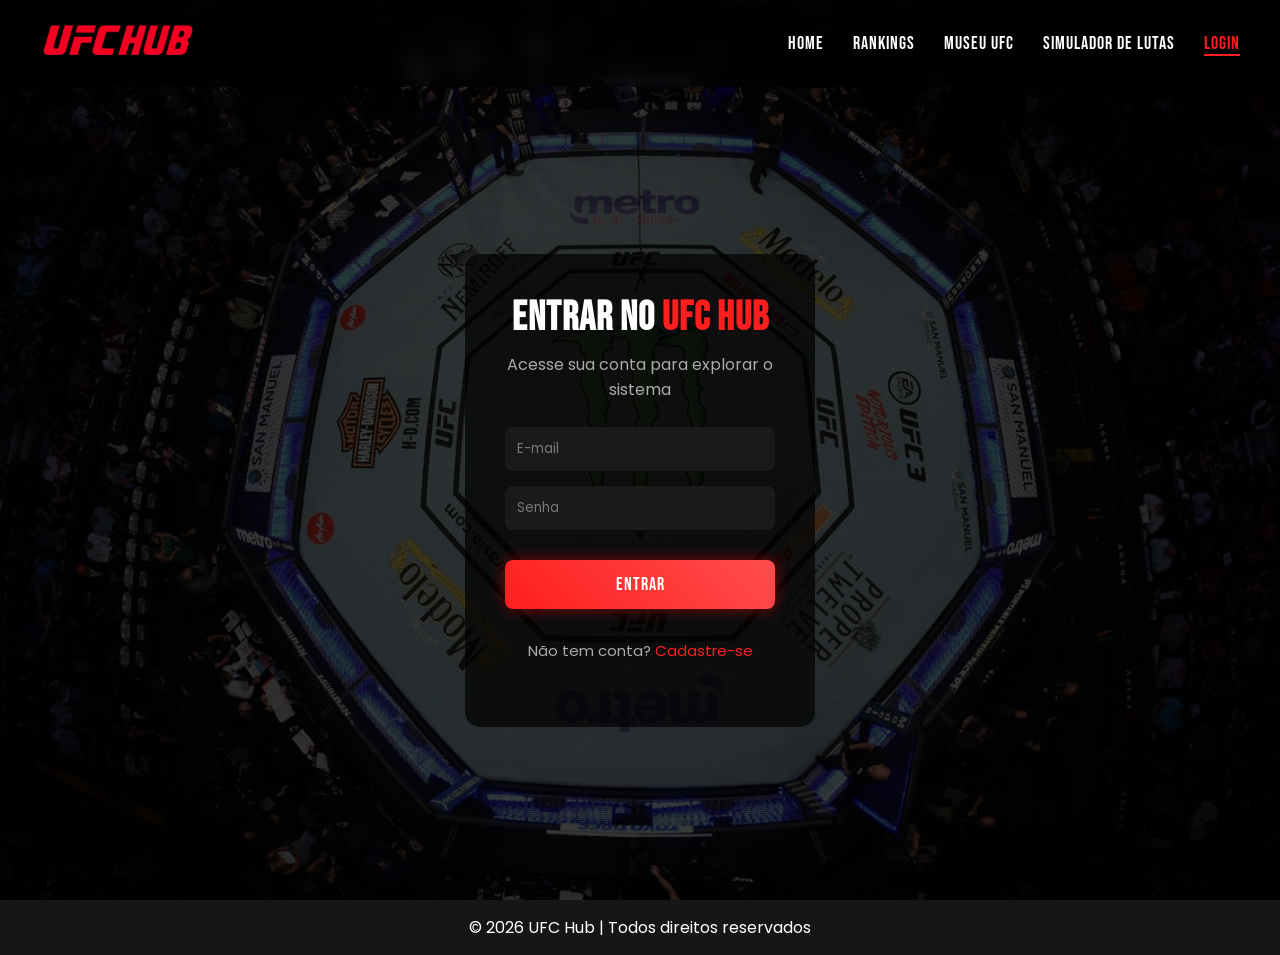
<file: public/login.html>
<!DOCTYPE html>
<html lang="pt-br">

<head>
    <meta charset="UTF-8">
    <meta name="viewport" content="width=device-width, initial-scale=1.0">
    <link rel="stylesheet" href="css/global.css">
    <link rel="stylesheet" href="css/header.css">
    <link rel="stylesheet" href="css/home.css">
    <link rel="stylesheet" href="css/login.css">
    <link rel="stylesheet" href="css/footer.css">
    <title>Login</title>
</head>

<body>
    <header class="header">
        <a href="index.html">
            <img src="assets/ufchub-logo.png" class="logo">
        </a>
        <nav>
            <a href="index.html">Home</a>
            <a href="ranking.html">Rankings</a>
            <a href="museu.html">Museu UFC</a>
            <a href="simulador.html">Simulador de Lutas</a>
            <a href="#"><span class="active">Login</span></a>
        </nav>
    </header>
    <section class="login-page">
        <div class="login-container">

            <h2>Entrar no <span>UFC Hub</span></h2>
            <p>Acesse sua conta para explorar o sistema</p>

            <form>
                <input type="email" id="inp_email" placeholder="E-mail" required>
                <input type="password" id="inp_senha" placeholder="Senha" required>

                <button class="btn" type="button" onclick="entrar()">Entrar</button>
            </form>

            <p class="register">
                Não tem conta? <a href="cadastro.html">Cadastre-se</a>
            </p>

        </div>
    </section>
    <footer class="footer">
        <p>© 2026 UFC Hub | Todos direitos reservados</p>
    </footer>

</body>

</html>
<script>


    function entrar() {

        var emailVar = inp_email.value;
        var senhaVar = inp_senha.value;

        if (emailVar == "" || senhaVar == "") {
            return false;
        }

        console.log("FORM LOGIN: ", emailVar);
        console.log("FORM SENHA: ", senhaVar);

        fetch("/usuarios/autenticar", {
            method: "POST",
            headers: {
                "Content-Type": "application/json"
            },
            body: JSON.stringify({
                emailServer: emailVar,
                senhaServer: senhaVar
            })
        }).then(function (resposta) {
            console.log("ESTOU NO THEN DO entrar()!")

            if (resposta.ok) {
                console.log(resposta);

                resposta.json().then(json => {
                    console.log(json);
                    console.log(JSON.stringify(json));
                    sessionStorage.EMAIL_USUARIO = json.email;
                    sessionStorage.NOME_USUARIO = json.nome;
                    sessionStorage.ID_USUARIO = json.id;
                    sessionStorage.setItem("logado", "true");
                    window.location.href = "ranking.html";
                });
            } else {

                console.log("Houve um erro ao tentar realizar o login!");

                resposta.text().then(texto => {
                    console.error(texto);
                });
            }

        }).catch(function (erro) {
            console.log(erro);
        })

        return false;
    }

</script>
</file>
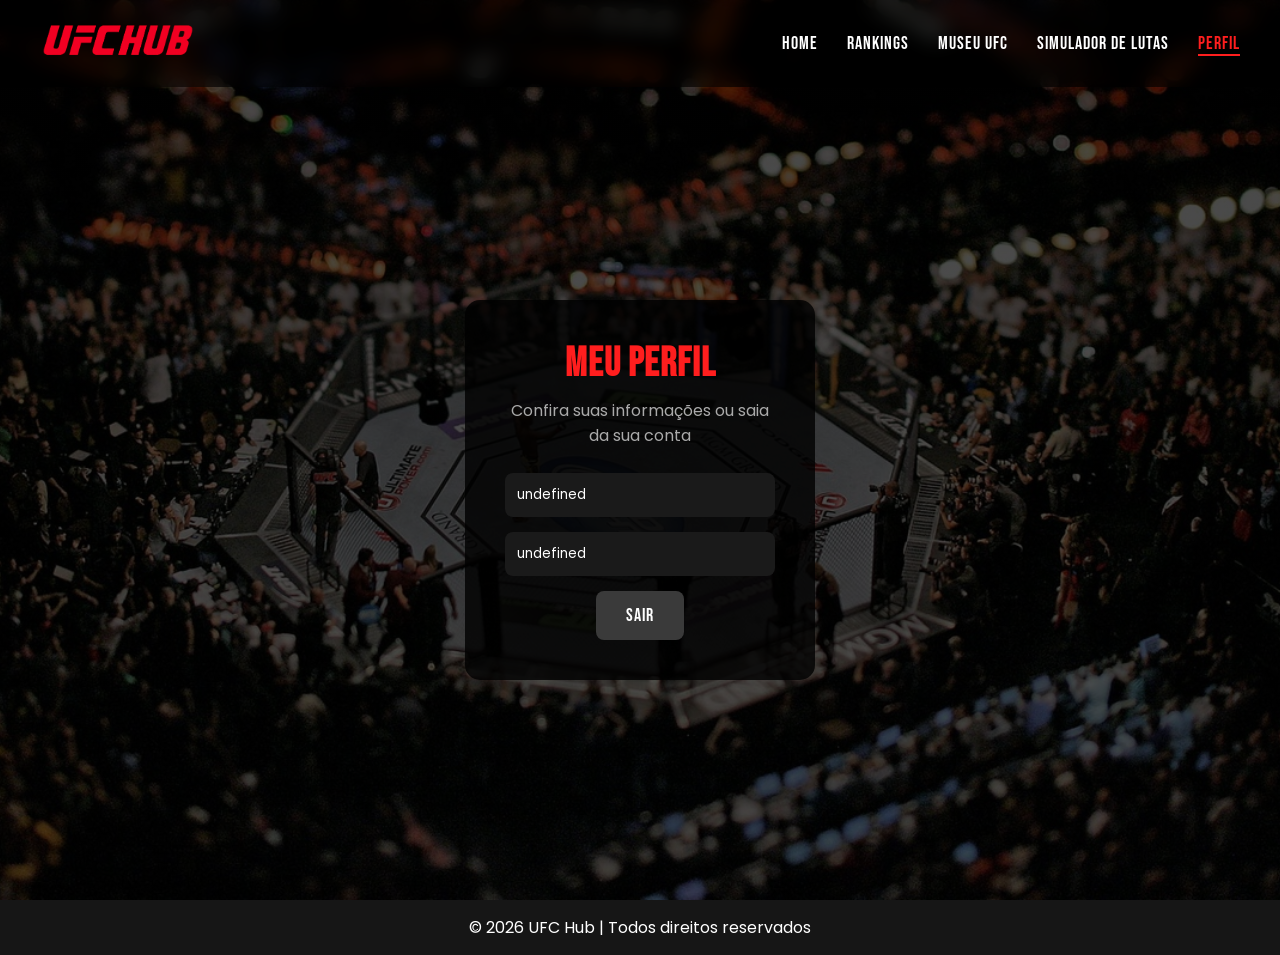
<file: public/perfil.html>
<!DOCTYPE html>
<html lang="pt-br">

<head>
    <meta charset="UTF-8">
    <meta name="viewport" content="width=device-width, initial-scale=1.0">
    <title>Perfil</title>
    <link rel="stylesheet" href="css/global.css">
    <link rel="stylesheet" href="css/perfil.css">
    <link rel="stylesheet" href="css/header.css">
    <link rel="stylesheet" href="css/home.css">
    <link rel="stylesheet" href="css/footer.css">
</head>

<body>
    <header class="header">
        <a href="index.html">
            <img src="assets/ufchub-logo.png" class="logo">
        </a>
        <nav>
            <a href="index.html">Home</a>
            <a href="ranking.html">Rankings</a>
            <a href="museu.html">Museu UFC</a>
            <a href="simulador.html">Simulador de Lutas</a>
            <a href="#" id="linkLogin"><span class="active">Perfil</span></a>
        </nav>
    </header>
    <section class="login-page">
        <div class="login-container">

            <h2><span>Meu Perfil</span></h2>
            <p>Confira suas informações ou saia da sua conta</p>

            <form>
                <input type="text" id="inp_nome" placeholder="Nome" readonly>
                <input type="email" id="inp_email" placeholder="E-mail" readonly>
                <button type="button" class="delete-btn" onclick="sair()">Sair</button>
            </form>

        </div>
    </section>
    <footer class="footer">
        <p>© 2026 UFC Hub | Todos direitos reservados</p>
    </footer>
</body>

</html>
<script src="js/autenticacao.js"></script>
<script>
    function sair() {

        sessionStorage.clear();

        window.location = "login.html";
    }

    window.onload = function () {

        inp_nome.value = sessionStorage.NOME_USUARIO;
        inp_email.value = sessionStorage.EMAIL_USUARIO;

    }
</script>
</file>
<file: css/global.css>
@import url('https://fonts.googleapis.com/css2?family=Poppins:wght@300;400;600&display=swap');

* {
    margin: 0;
    padding: 0;
    box-sizing: border-box;
    font-family: 'Poppins', sans-serif;
}

body {
    background-color: #0a0a0a;
}
</file>
<file: css/header.css>
@import url('https://fonts.googleapis.com/css2?family=Poppins:wght@300;400;600&display=swap');

.header {
    position: fixed;
    top: 0;
    width: 100%;
    display: flex;
    justify-content: space-between;
    padding: 20px 40px;
    background: rgba(0, 0, 0, 0.564);
    backdrop-filter: blur(10px);
}

.header .logo {
    height: 40px;
    transition: 0.3s;
    cursor: pointer;
}

.logo:hover {
    transform: scale(1.1);
}

.header nav {
    align-self: center;
}

.header nav a {
    font-family: 'Bebas Neue', sans-serif;
    letter-spacing: 1px;
    font-size: 18px;
    color: white;
    text-decoration: none;
    margin-left: 25px;
}

.active {
    font-family: 'Bebas Neue', sans-serif;
    letter-spacing: 1px;
    color: #ff1e1e;
    border-bottom: 2px solid #ff1e1e;
}

.header nav a:hover {
    color: #ff1e1e;
    transition: 0.3s;
}
</file>
<file: css/home.css>
@import url('https://fonts.googleapis.com/css2?family=Poppins:wght@300;400;600&display=swap');

.banner {
    display: flex;
    justify-content: center;
    background: linear-gradient(rgba(0, 0, 0, 0.945), rgba(0, 0, 0, 0.65)),
    url(../assets/banner.jpg);
    background-position: center;
    background-size: cover;
    height: 100vh;
    padding: 60px;
}

.banner-content h1 {
    color: white;
    font-weight: bold;
    font-size: 60px;
    text-align: center;
    margin-top: 100px;
    margin-bottom: 20px;
    font-family: 'Bebas Neue', sans-serif;
    letter-spacing: 1px;
}

.banner-content span {
    font-family: 'Bebas Neue', sans-serif;
    letter-spacing: 1px;
    color: #ff1e1e;
}

.banner-content p {
    color: rgb(255, 255, 255);
    font-size: 18px;
    text-align: center;
    max-width: 600px;
    margin: auto;
}

.btn {
    display: block;
    margin: 50px auto;
    cursor: pointer;
    padding: 14px 30px;
    border-radius: 8px;
    color: white;
    border: none;
    background: linear-gradient(45deg, #ff1e1e, #ff4d4d);
    font-size: 16px;
    box-shadow: 0 0 15px rgba(255, 0, 0, 0.492);
    transition: 0.3s;
    font-family: 'Bebas Neue', sans-serif;
    letter-spacing: 1px;
    font-size: 18px;
}

.btn:hover {
    transform: scale(1.05);
    box-shadow: 0 0 25px rgba(255, 0, 0, 0.7);
}

.section {
    padding: 100px 80px;
    text-align: center;
}

.section h2 {
    color: white;
    font-size: 35px;
    margin-bottom: 10px;
    font-family: 'Bebas Neue', sans-serif;
    letter-spacing: 1px;
}

.section p {
    color: rgba(255, 255, 255, 0.8);
    margin-bottom: 50px;
}

.cards {
    display: flex;
    justify-content: center;
    align-items: center;
    gap: 50px;
}

.cards p {
    color: rgba(255, 255, 255, 0.8);
}

.card {
    padding: 30px;
    width: 250px;
    height: 250px;
    background: linear-gradient(145deg, #111, #1a1a1a);
    border-radius: 15px;
    transition: 0.3s;
}

.card h3 {
    color: #ff1e1e;
    margin-bottom: 20px;
    font-family: 'Bebas Neue', sans-serif;
    letter-spacing: 1px;
    font-size: 22px;
}

.ranking h3 {
    font-family: 'Bebas Neue', sans-serif;
    letter-spacing: 1px;
    font-size: 20px;
    color: white;
    margin-bottom: 50px;
}

.ranking li {
    color: white;
}

.list ul {
    display: flex;
    justify-content: center;
    gap: 50px;
    list-style: none;
    flex-wrap: wrap;
}

.list li {
    display: flex;
    flex-direction: column;
    align-items: center;
    justify-content: center;
    background: linear-gradient(145deg, #111, #1a1a1a);
    padding: 15px;
    border-radius: 10px;
    width: 200px;
    height: 200px;
    transition: 0.3s;
}

.list li img {
    width: 150px;
    height: 100px;
    margin-bottom: 10px;
}

.list li span {
    font-family: 'Bebas Neue', sans-serif;
    letter-spacing: 1px;
    text-align: center;
    font-size: 14px;
    color: #ff1e1e;
}

.list li:hover {
    transform: translateY(-10px);
    box-shadow: 0 0 25px rgba(255,0,0,0.3);
}

.comparison .card {
    height: 350px;
    width: 350px;
}

.comparison .vs-card {
    display: flex;
    flex-direction: column;
    justify-content: center;
    align-items: center;
    height: 200px;
}

.card:hover {
    transform: translateY(-10px);
    box-shadow: 0 0 25px rgba(255,0,0,0.3);
}

.locked {
    filter: blur(2.5px);
    opacity: 0.5;
}

.cta {
    padding: 100px 20px;
    text-align: center;
    background: linear-gradient(145deg, #0a0a0a, #111);
    border-top: 1px solid rgba(255, 255, 255, 0.277);
}

.cta h2 {
    font-family: 'Bebas Neue', sans-serif;
    font-size: 40px;
    color: white;
    margin-bottom: 20px;
}

.cta p {
    max-width: 500px;
    margin: auto;
    color: rgba(255,255,255,0.7);
    margin-bottom: 80px;
}
</file>
<file: css/footer.css>
.footer {
    text-align: center;
    background-color: #161616;
    color: white;
    padding: 15px;
}
</file>
<file: public/css/global.css>
@import url('https://fonts.googleapis.com/css2?family=Poppins:wght@300;400;600&display=swap');

@font-face {
    font-family: 'Bebas Neue';
    src: url('font/BebasNeue-Regular.ttf') format('truetype');
}

* {
    margin: 0;
    padding: 0;
    box-sizing: border-box;
    font-family: 'Poppins', sans-serif;
}

body {
    background-color: #0a0a0a;
}
</file>
<file: public/css/header.css>
@import url('https://fonts.googleapis.com/css2?family=Poppins:wght@300;400;600&display=swap');

.header {
    position: fixed;
    top: 0;
    width: 100%;
    display: flex;
    justify-content: space-between;
    padding: 20px 40px;
    background: rgba(0, 0, 0, 0.564);
    backdrop-filter: blur(10px);
}

.header .logo {
    height: 40px;
    transition: 0.3s;
    cursor: pointer;
}

.logo:hover {
    transform: scale(1.1);
}

.header nav {
    align-self: center;
}

.header nav a {
    font-family: 'Bebas Neue', sans-serif;
    letter-spacing: 1px;
    font-size: 18px;
    color: white;
    text-decoration: none;
    margin-left: 25px;
}

.active {
    font-family: 'Bebas Neue', sans-serif;
    letter-spacing: 1px;
    color: #ff1e1e;
    border-bottom: 2px solid #ff1e1e;
}

.header nav a:hover {
    color: #ff1e1e;
    transition: 0.3s;
}
</file>
<file: public/css/home.css>
@import url('https://fonts.googleapis.com/css2?family=Poppins:wght@300;400;600&display=swap');

.banner {
    display: flex;
    justify-content: center;
    background: linear-gradient(rgba(0, 0, 0, 0.945), rgba(0, 0, 0, 0.65)),
    url(../assets/banner.jpg);
    background-position: center;
    background-size: cover;
    height: 100vh;
    padding: 140px 60px 60px;
}

.banner-title h1 {
    color: white;
    font-weight: bold;
    font-size: 60px;
    text-align: center;
    margin-top: 100px;
    margin-bottom: 20px;
    font-family: 'Bebas Neue', sans-serif;
    letter-spacing: 1px;
}

.banner-title span {
    font-family: 'Bebas Neue', sans-serif;
    letter-spacing: 1px;
    color: #ff1e1e;
}

.banner-title p {
    color: rgb(255, 255, 255);
    font-size: 18px;
    text-align: center;
    max-width: 600px;
    margin: auto;
}

.btn {
    display: block;
    margin: 30px auto;
    cursor: pointer;
    padding: 14px 30px;
    border-radius: 8px;
    color: white;
    border: none;
    background: linear-gradient(45deg, #ff1e1e, #ff4d4d);
    font-size: 16px;
    box-shadow: 0 0 15px rgba(255, 0, 0, 0.492);
    transition: 0.3s;
    font-family: 'Bebas Neue', sans-serif;
    letter-spacing: 1px;
    font-size: 18px;
}

.btn:hover {
    transform: scale(1.05);
    box-shadow: 0 0 25px rgba(255, 0, 0, 0.7);
}

.section {
    padding: 100px 80px;
    text-align: center;
}

.section h2 {
    color: white;
    font-size: 35px;
    margin-bottom: 10px;
    font-family: 'Bebas Neue', sans-serif;
    letter-spacing: 1px;
}

.section p {
    color: rgba(255, 255, 255, 0.8);
    margin-bottom: 50px;
}

.cards {
    display: flex;
    justify-content: center;
    align-items: center;
    gap: 50px;
}

.cards p {
    color: rgba(255, 255, 255, 0.8);
}

.card {
    padding: 30px;
    width: 250px;
    height: 250px;
    background: linear-gradient(145deg, #111, #1a1a1a);
    border-radius: 15px;
    transition: 0.3s;
}

.card h3 {
    color: #ff1e1e;
    margin-bottom: 20px;
    font-family: 'Bebas Neue', sans-serif;
    letter-spacing: 1px;
    font-size: 22px;
}

.ranking h3 {
    font-family: 'Bebas Neue', sans-serif;
    letter-spacing: 1px;
    font-size: 20px;
    color: white;
    margin-bottom: 50px;
}

.ranking li {
    color: white;
}

.list ul {
    display: flex;
    justify-content: center;
    gap: 50px;
    list-style: none;
    flex-wrap: wrap;
}

.list li {
    display: flex;
    flex-direction: column;
    align-items: center;
    justify-content: center;
    background: linear-gradient(145deg, #111, #1a1a1a);
    padding: 15px;
    border-radius: 10px;
    width: 200px;
    height: 200px;
    transition: 0.3s;
}

.list li img {
    width: 150px;
    height: 100px;
    margin-bottom: 10px;
}

.list li span {
    font-family: 'Bebas Neue', sans-serif;
    letter-spacing: 1px;
    text-align: center;
    font-size: 14px;
    color: #ff1e1e;
}

.list li:hover {
    transform: translateY(-10px);
    box-shadow: 0 0 25px rgba(255,0,0,0.3);
}

.comparison .card {
    height: 350px;
    width: 350px;
}

.comparison .vs-card {
    display: flex;
    flex-direction: column;
    justify-content: center;
    align-items: center;
    height: 200px;
}

.card:hover {
    transform: translateY(-10px);
    box-shadow: 0 0 25px rgba(255,0,0,0.3);
}

.locked {
    filter: blur(2.5px);
    opacity: 0.5;
}

.cta {
    padding: 100px 20px;
    text-align: center;
    background: linear-gradient(145deg, #0a0a0a, #111);
    border-top: 1px solid rgba(255, 255, 255, 0.277);
}

.cta h2 {
    font-family: 'Bebas Neue', sans-serif;
    font-size: 40px;
    color: white;
    margin-bottom: 20px;
}

.cta p {
    max-width: 500px;
    margin: auto;
    color: rgba(255,255,255,0.7);
    margin-bottom: 80px;
}
</file>
<file: public/css/simulador.css>
.simulator-page {
    background-color: #0b0b0b;
    color: white;
    padding: 140px 60px 60px;
}

.simulator-title {
    text-align: center;
    margin-bottom: 60px;
}

.simulator-title h2 {
    font-family: 'Bebas Neue', sans-serif;
    font-size: 50px;
    letter-spacing: 1px;
    color: white;
}

.simulator-title p {
    font-family: Arial;
    color: #aaa;
    margin-top: 10px;
    font-size: 18px;
}

.fighter-container {
    display: flex;
    justify-content: center;
    align-items: center;
    gap: 50px;
}

.fighter-card {
    width: 350px;
    background-color: #141313;
    border-radius: 25px;
    padding: 30px;
    text-align: center;
    border: 1px solid #181818;
}

.corner {
    display: inline-block;
    padding: 8px 18px;
    border-radius: 20px;
    margin-bottom: 20px;
    font-size: 16px;
    font-weight: bold;
}

.red {
    background-color: #ff1e1e;
}

.blue {
    background-color: #2360e3;
}

.fighter-card select {
    appearance: none;
    width: 100%;
    padding: 15px;
    border-radius: 15px;
    border: none;
    background-color: #1c1c1c;
    color: white;
    font-size: 16px;
    margin-bottom: 25px;
    font-weight: bold;
    text-align: center;
}

.fighter-card img {
    max-width: 170px;
}

.fighter-card h2 {
    font-family: 'Bebas Neue', sans-serif;
    letter-spacing: 1px;
    font-size: 34px;
    margin-top: 15px;
}

.fighter-card p {
    font-family: Arial;
    color: #ff1e1e;
    font-weight: bold;
    margin-top: 10px;
    text-align: center;
    font-size: 16px;
}

.fighter-card .key {
    color: white;
}

.fighter-info {
    display: flex;
    flex-direction: row;
    flex-wrap: wrap;
    gap: 30px;
    justify-content: center;
}

.vs {
    font-size: 60px;
    color: #ff1e1e;
    font-weight: bold;
}

.button {
    text-align: center;
    margin-top: 60px;
}

.btn-simular {
    padding: 18px 50px;
    border: none;
    border-radius: 18px;
    background-color: white;
    color: black;
    font-size: 24px;
    cursor: pointer;
    font-family: 'Bebas Neue', sans-serif;
}

.result {
    margin-top: 50px;
    text-align: center;
}

.result h2 {
    font-size: 42px;
    color: #ff1e1e;
    font-family: 'Bebas Neue', sans-serif;
    margin-bottom: 30px;
}

.chances {
    display: flex;
    justify-content: center;
    gap: 30px;
}

.chance-box {
    width: 220px;
    background-color: #151515;
    padding: 25px;
    border-radius: 20px;
    border: 1px solid #222;
}

.chance-box h3 {
    font-size: 48px;
    font-family: 'Bebas Neue', sans-serif;
}

.chance-box p {
    margin-top: 10px;
    color: white;
    font-weight: bold;
    font-family: Arial;
}

.red-side h3 {
    color: #ff1e1e;
}

.blue-side h3 {
    color: #2563eb;
}
</file>
<file: public/css/footer.css>
.footer {
    text-align: center;
    background-color: #161616;
    color: white;
    padding: 15px;
}
</file>
<file: css/ranking.css>
@import url('https://fonts.googleapis.com/css2?family=Poppins:wght@300;400;600&display=swap');

.ranking-page {
    padding: 180px 20px 40px;
}

.ranking-content h2 {
    font-family: 'Bebas Neue', sans-serif;
    font-size: 40px;
    letter-spacing: 1px;
    color: white;
    text-align: center;
}

.ranking-content p {
    color: #aaa;
    text-align: center;
    margin-bottom: 150px;
}

.ranking-container {
    display: flex;
    justify-content: center;
    flex-direction: row;
    gap: 130px;
    flex-wrap: wrap;
}

.ranking-list {
    display: flex;
    flex-direction: column;
    justify-content: center;
    padding: 30px;
    background: linear-gradient(145deg, #0f0f0f, #1c1c1c);
    border: 1px solid rgba(255,255,255,0.05);
    min-width: 350px;
}

.ranking-list h3 {
    text-align: center;
    color: #ff1e1e;
    font-family: 'Bebas Neue', sans-serif;
    letter-spacing: 1px;
    font-size: 25px;
    margin-bottom: 10px;
}

.img-container {
    display: flex;
    justify-content: center;
    margin-bottom: 30px;
    transition: 0.1s;
}

.img-container:hover {
    transform: scale(1.07);
}

.ranking-list ul {
    list-style: none;
    font-weight: bold;
}

.ranking-list li {
    color: white;
    margin-bottom: 8px;
}

.ranking-list a {
    color: white;
    margin-bottom: 7px;
    font-size: 16px;
    transition: 0.4s;
    text-decoration: none;
}

.ranking-list .champion {
    font-family: 'Bebas Neue', sans-serif;
    color: white;
    margin-bottom: 7px;
    font-size: 24px;
}

.ranking-list .champion:hover {
    color: #FFC300;
}

.ranking-list a:hover {
    color: #ff1e1e;
}

.ranking-list ul img {
    margin: auto;
}

.ranking-list .champion-box {
    text-align: center;
}

.ranking-list .number {
    font-family: 'Bebas Neue', sans-serif;
    font-size: 22px;
    letter-spacing: 1px;
    color: white;
    text-align: center;
}
</file>
<file: public/css/login.css>
@import url('https://fonts.googleapis.com/css2?family=Poppins:wght@300;400;600&display=swap');

.login-page {
    min-height: 100vh;
    padding: 120px 20px 40px;
    background: linear-gradient(rgba(0, 0, 0, 0.771), rgba(0, 0, 0, 0.771)),
    url('../assets/octogono.jpg');
    background-size: cover;
    background-position: center;
    display: flex;
    justify-content: center;
    align-items: center;
}

.login-container {
    background: rgba(0,0,0,0.7);
    max-width: 350px;
    width: 90%;
    padding: 40px;
    border-radius: 15px;
    text-align: center;
}

.login-container h2 {
    font-family: 'Bebas Neue', sans-serif;
    letter-spacing: 1px;
    color: white;
    font-size: 40px;
    margin-bottom: 10px;
}

.login-container span {
    font-family: 'Bebas Neue', sans-serif;
    color: #ff1e1e;
}

.login-container p {
    color: #aaa;
    margin-bottom: 25px;
}

.login-container input {
    width: 100%;
    padding: 12px;
    margin-bottom: 15px;
    border-radius: 8px;
    border: none;
    outline: none;
    background: #1a1a1a;
    color: white;
}

.login-container input::placeholder {
    color: #777;
}

.login-container .btn {
    width: 100%;
    margin-top: 15px;
}

.register {
    margin-top: 20px;
    font-size: 15px;
}

.register a {
    color: #ff1e1e;
    text-decoration : none;
}
</file>
<file: public/css/perfil.css>
.login-page {
    min-height: 100vh;
    padding: 120px 20px 40px;
    background: linear-gradient(rgba(0, 0, 0, 0.719), rgba(0, 0, 0, 0.681)),
    url('../assets/octogo-over.jpg');
    background-size: cover;
    background-position: center;
    display: flex;
    justify-content: center;
    align-items: center;
}

.login-container {
    background: rgba(0, 0, 0, 0.805);
    max-width: 350px;
    width: 90%;
    padding: 40px;
    border-radius: 15px;
    text-align: center;
}

.login-container h2 {
    font-family: 'Bebas Neue', sans-serif;
    letter-spacing: 1px;
    color: white;
    font-size: 40px;
    margin-bottom: 10px;
}

.login-container span {
    font-family: 'Bebas Neue', sans-serif;
    color: #ff1e1e;
}

.login-container p {
    color: #aaa;
    margin-bottom: 25px;
}

.login-container input {
    width: 100%;
    padding: 12px;
    margin-bottom: 15px;
    border-radius: 8px;
    border: none;
    outline: none;
    background: #1a1a1a;
    color: white;
}

.login-container input::placeholder {
    color: #777;
}

.login-container .btn {
    width: 100%;
    margin-top: 15px;
}
.delete-btn {
    display: block;
    margin: 0px auto;
    cursor: pointer;
    padding: 14px 30px;
    border-radius: 8px;
    color: white;
    border: none;
    background-color: #3a3a3a;
    font-size: 16px;
    transition: 0.3s;
    font-family: 'Bebas Neue', sans-serif;
    letter-spacing: 1px;
    font-size: 18px;
}

.delete-btn:hover {
    transform: scale(1.05);
}
</file>
